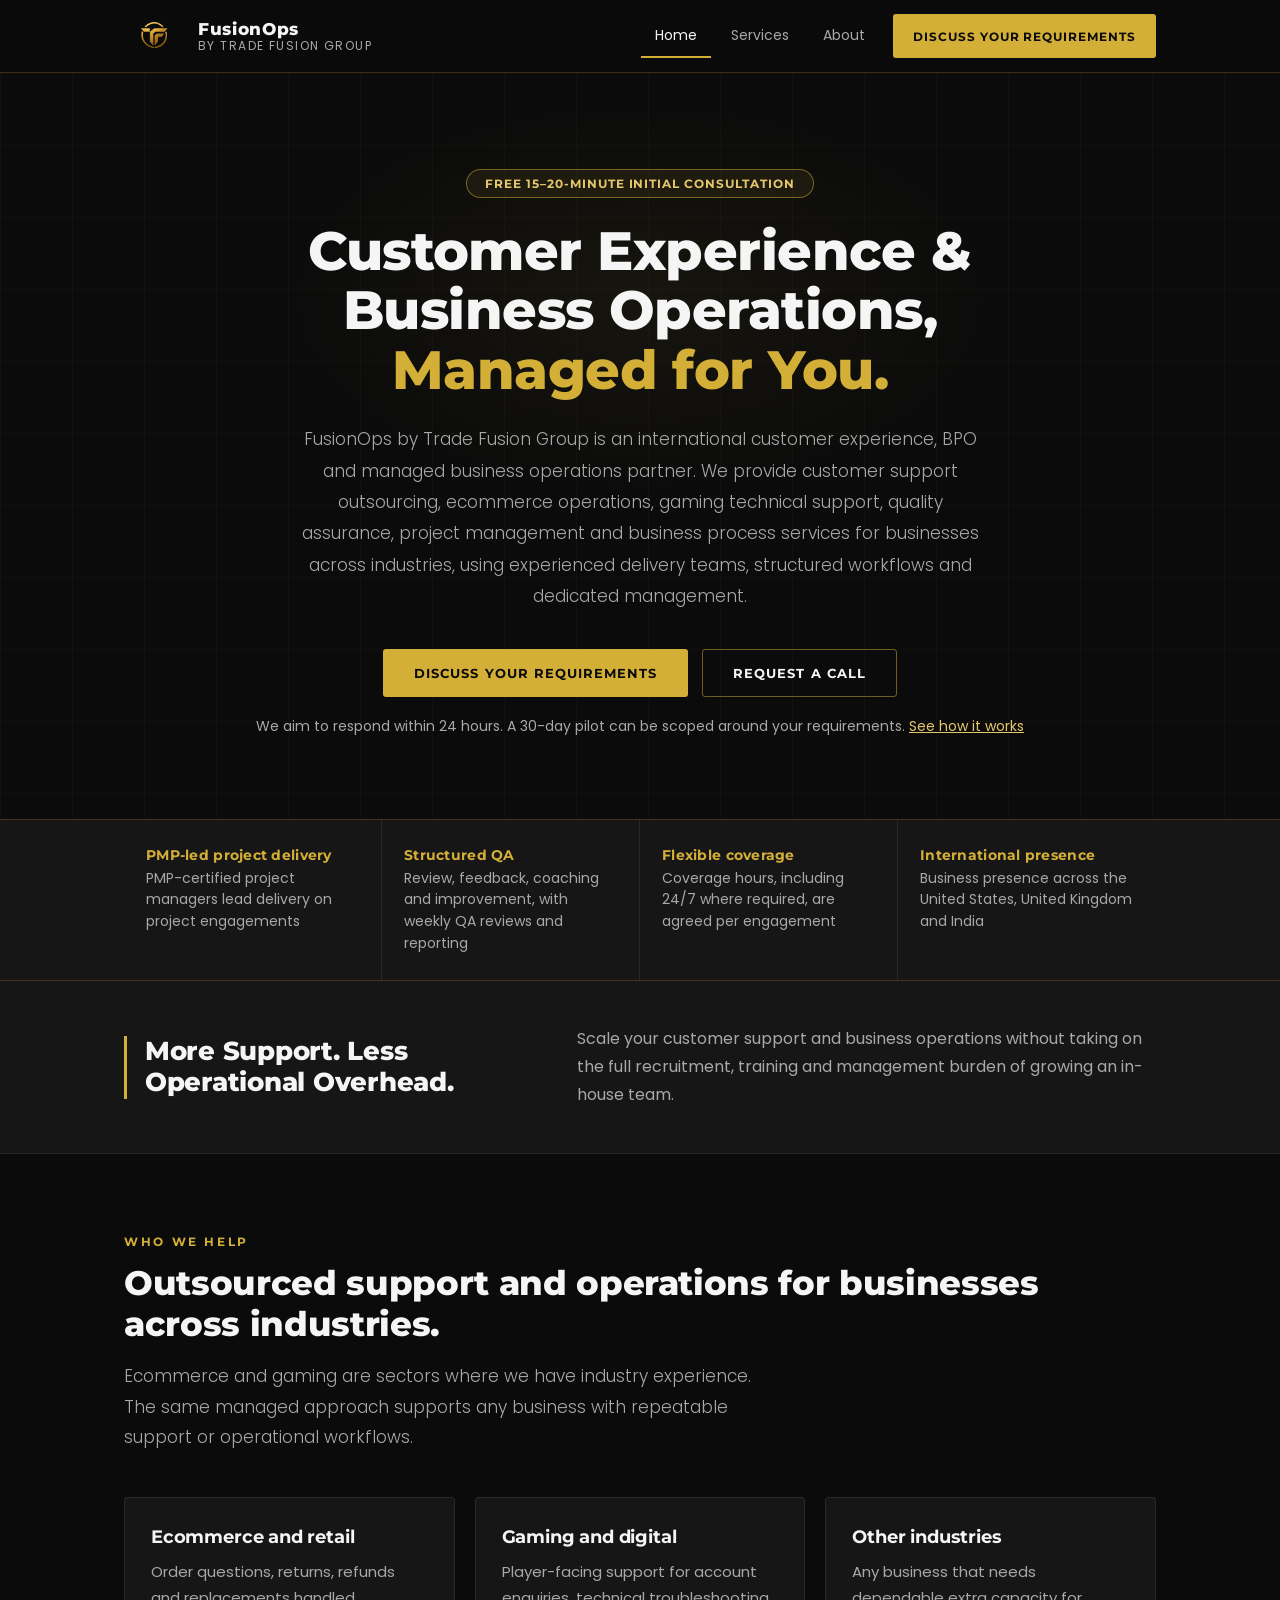
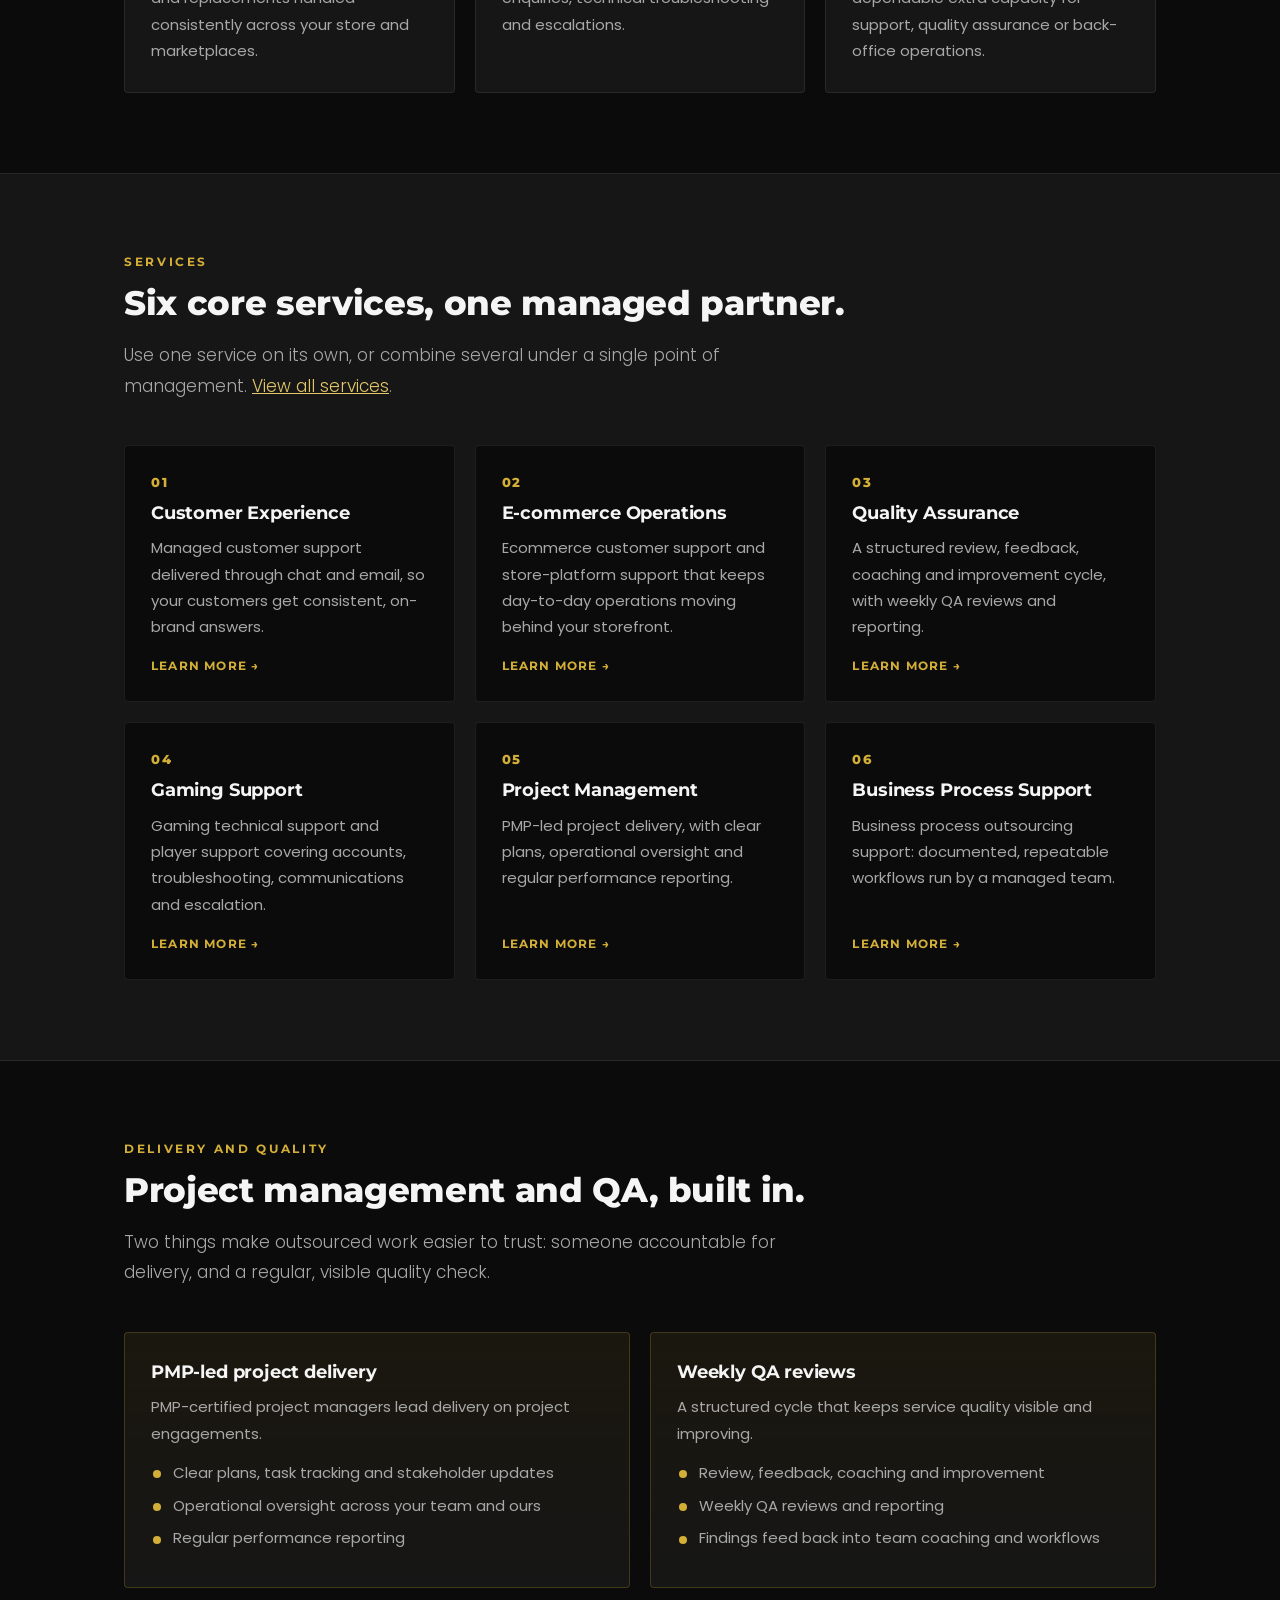
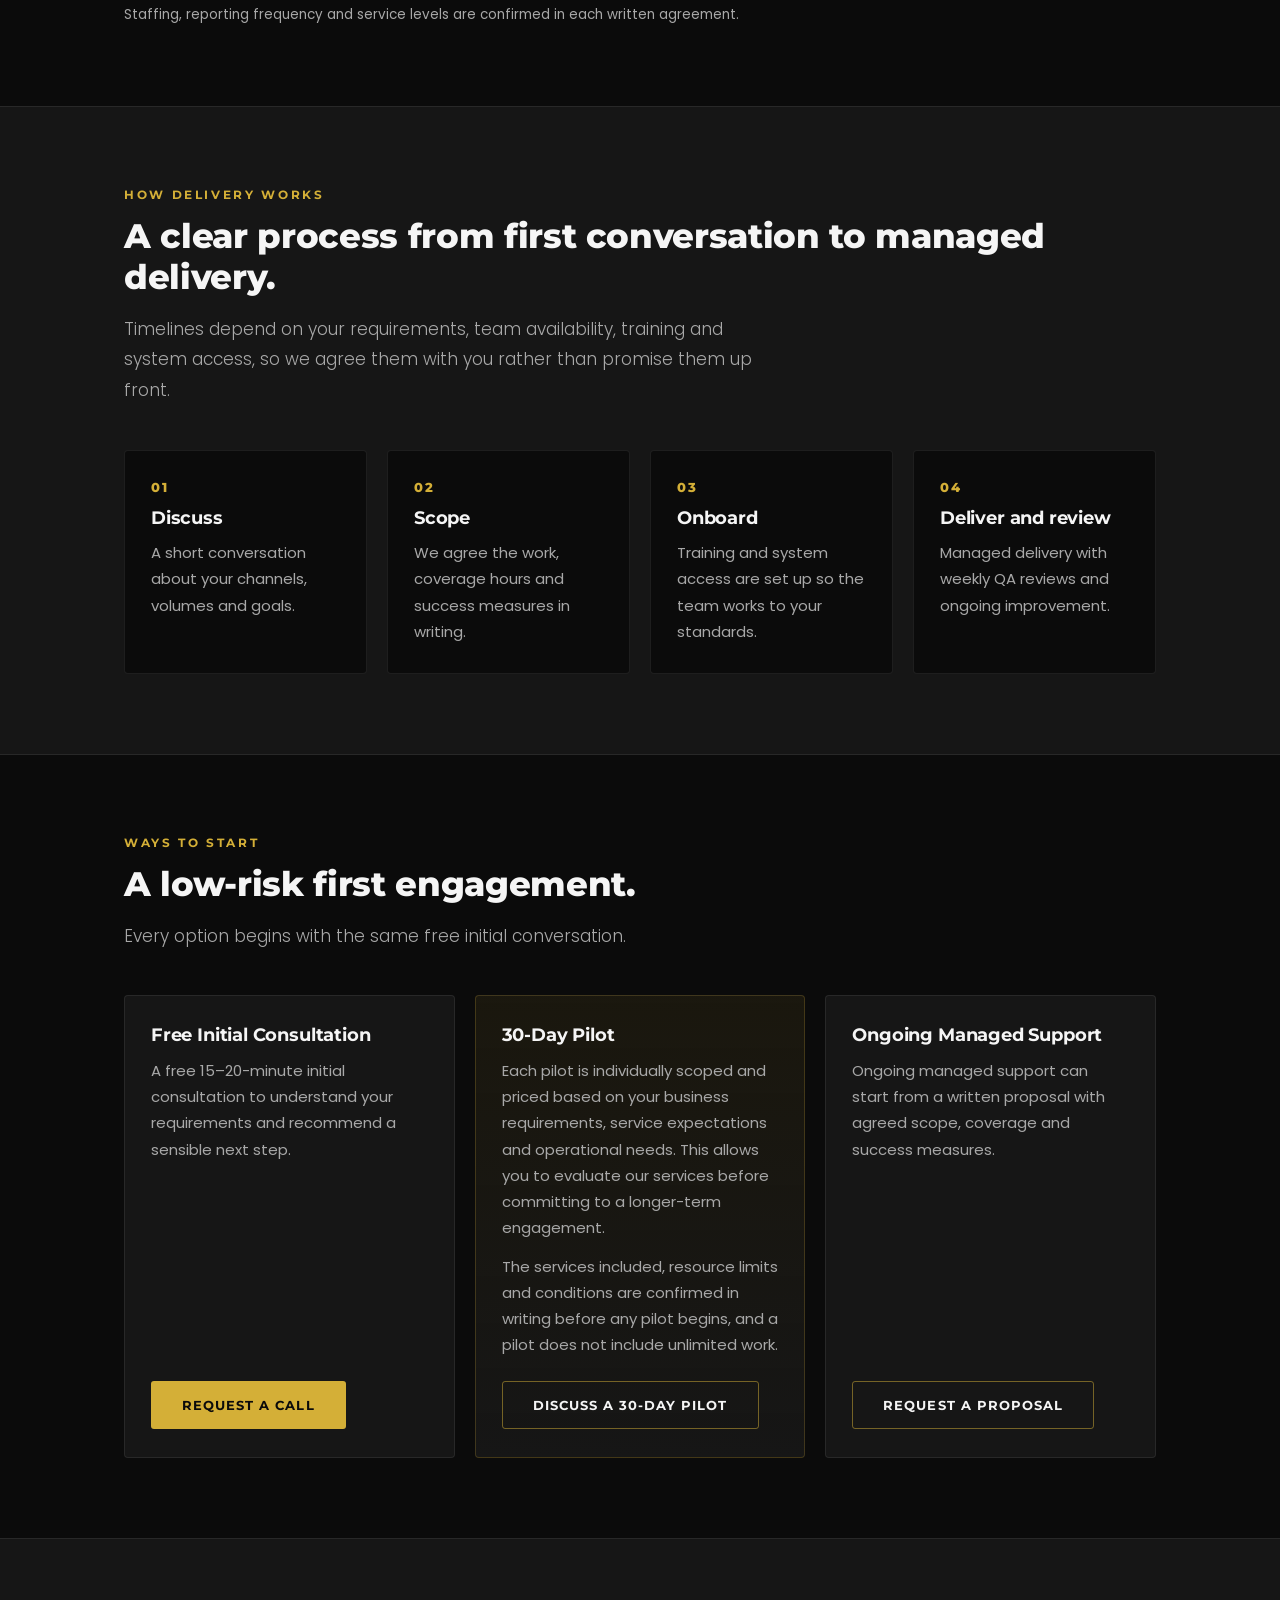
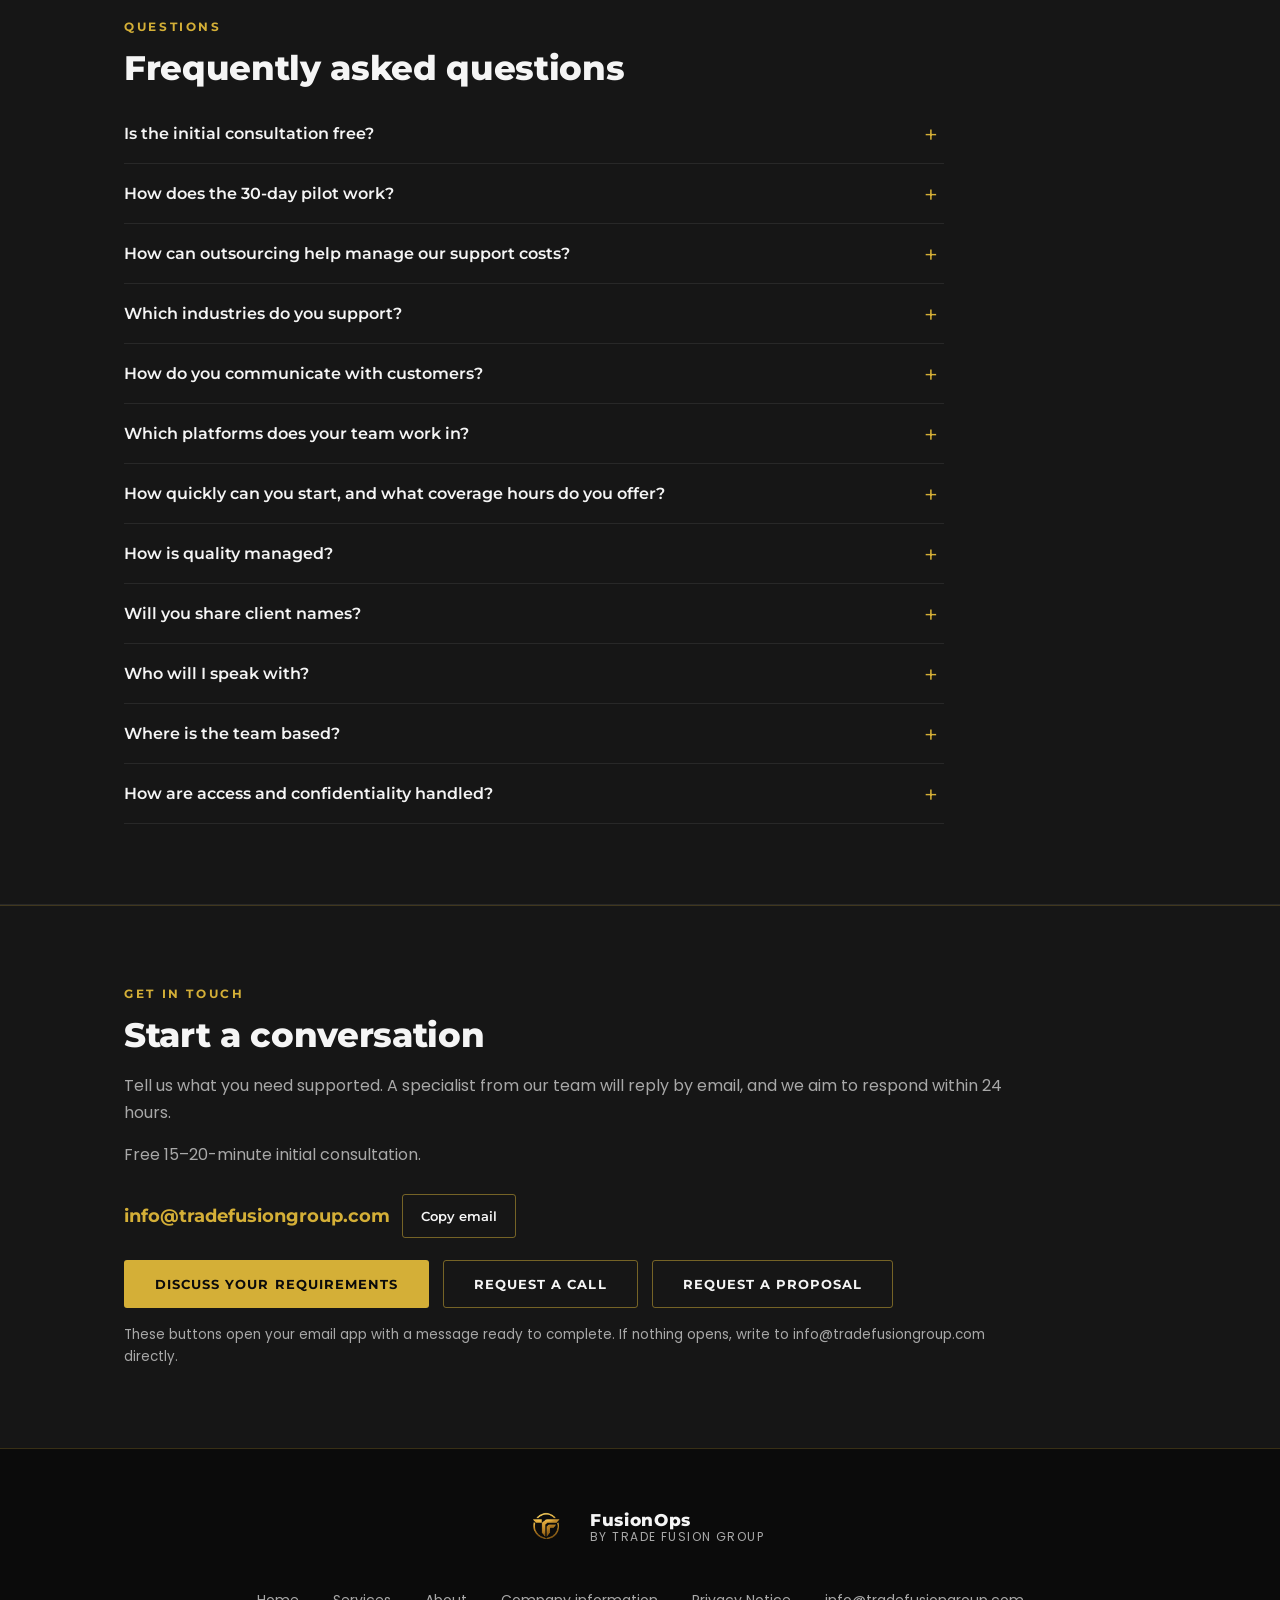
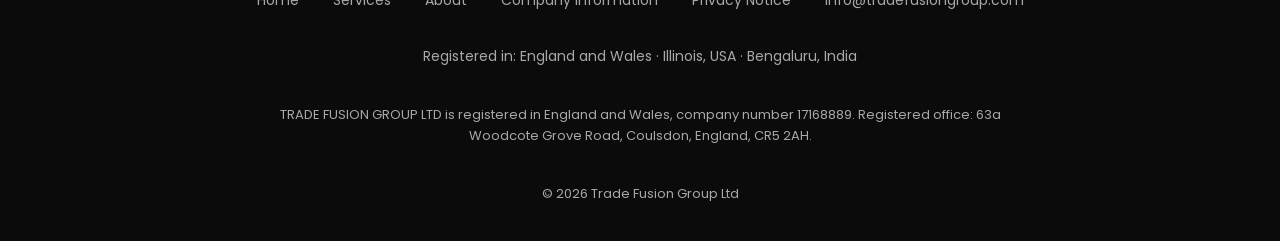
<file: index.html>
<!DOCTYPE html>
<html lang="en">
<head>
<meta charset="UTF-8">
<meta name="viewport" content="width=device-width, initial-scale=1">
<title>Customer Support Outsourcing &amp; Managed Operations | FusionOps</title>
<meta name="description" content="Customer support outsourcing and managed business operations, with PMP-led project delivery and weekly QA reviews. Free initial consultation.">
<meta name="robots" content="index, follow, max-image-preview:large">
<meta name="theme-color" content="#0B0B0B">
<link rel="canonical" href="https://tradefusiongroup.com/">
<meta property="og:site_name" content="FusionOps by Trade Fusion Group">
<meta property="og:type" content="website">
<meta property="og:title" content="Customer Support Outsourcing &amp; Managed Operations | FusionOps">
<meta property="og:description" content="Customer support outsourcing and managed business operations, with PMP-led project delivery and weekly QA reviews. Free initial consultation.">
<meta property="og:url" content="https://tradefusiongroup.com/">
<meta property="og:image" content="https://tradefusiongroup.com/og-image.png">
<meta property="og:image:width" content="1200">
<meta property="og:image:height" content="630">
<meta property="og:image:alt" content="FusionOps by Trade Fusion Group">
<meta name="twitter:card" content="summary_large_image">
<meta name="twitter:title" content="Customer Support Outsourcing &amp; Managed Operations | FusionOps">
<meta name="twitter:description" content="Customer support outsourcing and managed business operations, with PMP-led project delivery and weekly QA reviews. Free initial consultation.">
<meta name="twitter:image" content="https://tradefusiongroup.com/og-image.png">
<link rel="icon" type="image/png" sizes="32x32" href="favicon-32.png">
<link rel="icon" type="image/png" sizes="192x192" href="favicon-192.png">
<link rel="apple-touch-icon" href="apple-touch-icon.png">
<link rel="preload" href="fonts/montserrat-var.woff2" as="font" type="font/woff2" crossorigin>
<link rel="preload" href="fonts/poppins-400.woff2" as="font" type="font/woff2" crossorigin>
<link rel="stylesheet" href="styles.css">
<script type="application/ld+json">{"@context": "https://schema.org", "@graph": [{"@type": "Organization", "@id": "https://tradefusiongroup.com/#organization", "name": "FusionOps by Trade Fusion Group", "alternateName": "FusionOps", "url": "https://tradefusiongroup.com/", "logo": "https://tradefusiongroup.com/GOLDLOGO.png", "email": "info@tradefusiongroup.com", "parentOrganization": {"@type": "Organization", "name": "Trade Fusion Group"}, "contactPoint": {"@type": "ContactPoint", "contactType": "sales", "email": "info@tradefusiongroup.com", "availableLanguage": "English"}}, {"@type": "WebSite", "@id": "https://tradefusiongroup.com/#website", "url": "https://tradefusiongroup.com/", "name": "FusionOps by Trade Fusion Group", "publisher": {"@id": "https://tradefusiongroup.com/#organization"}}, {"@type": "Service", "name": "Customer support outsourcing and managed business operations", "provider": {"@id": "https://tradefusiongroup.com/#organization"}, "serviceType": ["Customer support outsourcing", "Business process outsourcing (BPO)", "Ecommerce customer support", "Gaming technical support", "Quality assurance outsourcing", "Project management", "Managed business operations"], "areaServed": ["United States", "United Kingdom"]}]}</script>
</head>
<body>
<a class="skip" href="#main">Skip to content</a>
<header class="site-header">
<div class="wrap nav">
<a class="brand" href="./">
<img src="GOLDLOGO.png" alt="" width="60" height="60">
<span class="brand-text"><span class="brand-name">FusionOps</span> <span class="brand-by">by Trade Fusion Group</span></span>
</a>
<button class="nav-toggle" type="button" aria-expanded="false" aria-controls="nav-links" aria-label="Menu"><span></span></button>
<nav aria-label="Main"><ul class="nav-links" id="nav-links"><li><a href="" aria-current="page">Home</a></li><li><a href="services/">Services</a></li><li><a href="about/">About</a></li><li><a class="nav-cta" href="mailto:info@tradefusiongroup.com?subject=Discuss%20Your%20Requirements%20%E2%80%94%20FusionOps&body=Hello%20FusionOps%20Team%2C%0A%0AI%20would%20like%20to%20discuss%20our%20requirements.%0A%0AName%3A%0ACompany%3A%0AWhat%20support%20do%20you%20need%3A%0ABest%20way%20or%20time%20to%20reach%20me%3A%0A%0AThank%20you.">Discuss Your Requirements</a></li></ul></nav>
</div>
</header>
<main id="main">
<section class="hero">
<div class="wrap">
<p class="pill">Free 15–20-minute initial consultation</p>
<h1>Customer Experience &amp; Business Operations, <em>Managed for You.</em></h1>
<p class="sub">FusionOps by Trade Fusion Group is an international customer experience, BPO and managed business operations partner. We provide customer support outsourcing, ecommerce operations, gaming technical support, quality assurance, project management and business process services for businesses across industries, using experienced delivery teams, structured workflows and dedicated management.</p>
<div class="btn-row">
<a class="btn btn-gold" href="mailto:info@tradefusiongroup.com?subject=Discuss%20Your%20Requirements%20%E2%80%94%20FusionOps&body=Hello%20FusionOps%20Team%2C%0A%0AI%20would%20like%20to%20discuss%20our%20requirements.%0A%0AName%3A%0ACompany%3A%0AWhat%20support%20do%20you%20need%3A%0ABest%20way%20or%20time%20to%20reach%20me%3A%0A%0AThank%20you.">Discuss Your Requirements</a>
<a class="btn btn-line" href="mailto:info@tradefusiongroup.com?subject=Request%20for%20a%20Discovery%20Call%20%E2%80%94%20FusionOps&body=Hello%20FusionOps%20Team%2C%0A%0AI%20would%20like%20to%20arrange%20a%20call%20to%20discuss%20your%20services.%0A%0AName%3A%0ACompany%3A%0AService%20Required%3A%0APreferred%20Date%20and%20Time%3A%0ATime%20Zone%3A%0A%0AThank%20you.">Request a Call</a>
</div>
<p class="note">We aim to respond within 24 hours. A 30-day pilot can be scoped around your requirements. <a href="#pilot">See how it works</a></p>
</div>
</section>

<section class="strip" aria-label="Highlights">
<div class="wrap"><ul>
<li><strong>PMP-led project delivery</strong><span>PMP-certified project managers lead delivery on project engagements</span></li>
<li><strong>Structured QA</strong><span>Review, feedback, coaching and improvement, with weekly QA reviews and reporting</span></li>
<li><strong>Flexible coverage</strong><span>Coverage hours, including 24/7 where required, are agreed per engagement</span></li>
<li><strong>International presence</strong><span>Business presence across the United States, United Kingdom and India</span></li>
</ul></div>
</section>

<section class="band" aria-labelledby="cost-h">
<div class="wrap band-in">
<h2 id="cost-h">More Support. Less Operational Overhead.</h2>
<p>Scale your customer support and business operations without taking on the full recruitment, training and management burden of growing an in-house team.</p>
</div>
</section>

<section aria-labelledby="who-h">
<div class="wrap">
<span class="eyebrow">Who we help</span>
<h2 id="who-h">Outsourced support and operations for businesses across industries.</h2>
<p class="lead">Ecommerce and gaming are sectors where we have industry experience. The same managed approach supports any business with repeatable support or operational workflows.</p>
<div class="grid g3">
<div class="card"><h3>Ecommerce and retail</h3><p>Order questions, returns, refunds and replacements handled consistently across your store and marketplaces.</p></div>
<div class="card"><h3>Gaming and digital</h3><p>Player-facing support for account enquiries, technical troubleshooting and escalations.</p></div>
<div class="card"><h3>Other industries</h3><p>Any business that needs dependable extra capacity for support, quality assurance or back-office operations.</p></div>
</div>
</div>
</section>

<section class="alt" id="services" aria-labelledby="svc-h">
<div class="wrap">
<span class="eyebrow">Services</span>
<h2 id="svc-h">Six core services, one managed partner.</h2>
<p class="lead">Use one service on its own, or combine several under a single point of management. <a href="services/">View all services</a>.</p>
<div class="grid g3"><a class="card link" href="services/#customer-experience"><span class="num">01</span><h3>Customer Experience</h3><p>Managed customer support delivered through chat and email, so your customers get consistent, on-brand answers.</p><span class="more">Learn more →</span></a><a class="card link" href="services/#ecommerce-operations"><span class="num">02</span><h3>E-commerce Operations</h3><p>Ecommerce customer support and store-platform support that keeps day-to-day operations moving behind your storefront.</p><span class="more">Learn more →</span></a><a class="card link" href="services/#quality-assurance"><span class="num">03</span><h3>Quality Assurance</h3><p>A structured review, feedback, coaching and improvement cycle, with weekly QA reviews and reporting.</p><span class="more">Learn more →</span></a><a class="card link" href="services/#gaming-support"><span class="num">04</span><h3>Gaming Support</h3><p>Gaming technical support and player support covering accounts, troubleshooting, communications and escalation.</p><span class="more">Learn more →</span></a><a class="card link" href="services/#project-management"><span class="num">05</span><h3>Project Management</h3><p>PMP-led project delivery, with clear plans, operational oversight and regular performance reporting.</p><span class="more">Learn more →</span></a><a class="card link" href="services/#business-process-support"><span class="num">06</span><h3>Business Process Support</h3><p>Business process outsourcing support: documented, repeatable workflows run by a managed team.</p><span class="more">Learn more →</span></a></div>
</div>
</section>

<section aria-labelledby="pmqa-h">
<div class="wrap">
<span class="eyebrow">Delivery and quality</span>
<h2 id="pmqa-h">Project management and QA, built in.</h2>
<p class="lead">Two things make outsourced work easier to trust: someone accountable for delivery, and a regular, visible quality check.</p>
<div class="grid g2">
<div class="card feature"><h3>PMP-led project delivery</h3>
<p>PMP-certified project managers lead delivery on project engagements.</p>
<ul class="tick"><li>Clear plans, task tracking and stakeholder updates</li><li>Operational oversight across your team and ours</li><li>Regular performance reporting</li></ul></div>
<div class="card feature"><h3>Weekly QA reviews</h3>
<p>A structured cycle that keeps service quality visible and improving.</p>
<ul class="tick"><li>Review, feedback, coaching and improvement</li><li>Weekly QA reviews and reporting</li><li>Findings feed back into team coaching and workflows</li></ul></div>
</div>
<p class="small">Staffing, reporting frequency and service levels are confirmed in each written agreement.</p>
</div>
</section>

<section class="alt" aria-labelledby="how-h">
<div class="wrap">
<span class="eyebrow">How delivery works</span>
<h2 id="how-h">A clear process from first conversation to managed delivery.</h2>
<p class="lead">Timelines depend on your requirements, team availability, training and system access, so we agree them with you rather than promise them up front.</p>
<div class="grid g4">
<div class="card"><span class="num">01</span><h3>Discuss</h3><p>A short conversation about your channels, volumes and goals.</p></div>
<div class="card"><span class="num">02</span><h3>Scope</h3><p>We agree the work, coverage hours and success measures in writing.</p></div>
<div class="card"><span class="num">03</span><h3>Onboard</h3><p>Training and system access are set up so the team works to your standards.</p></div>
<div class="card"><span class="num">04</span><h3>Deliver and review</h3><p>Managed delivery with weekly QA reviews and ongoing improvement.</p></div>
</div>
</div>
</section>

<section id="pilot" aria-labelledby="pilot-h">
<div class="wrap">
<span class="eyebrow">Ways to start</span>
<h2 id="pilot-h">A low-risk first engagement.</h2>
<p class="lead">Every option begins with the same free initial conversation.</p>
<div class="grid g3">
<div class="card"><h3>Free Initial Consultation</h3>
<p>A free 15–20-minute initial consultation to understand your requirements and recommend a sensible next step.</p>
<div class="btn-row" style="margin-top:auto;padding-top:22px"><a class="btn btn-gold" href="mailto:info@tradefusiongroup.com?subject=Request%20for%20a%20Discovery%20Call%20%E2%80%94%20FusionOps&body=Hello%20FusionOps%20Team%2C%0A%0AI%20would%20like%20to%20arrange%20a%20call%20to%20discuss%20your%20services.%0A%0AName%3A%0ACompany%3A%0AService%20Required%3A%0APreferred%20Date%20and%20Time%3A%0ATime%20Zone%3A%0A%0AThank%20you.">Request a Call</a></div></div>
<div class="card feature"><h3>30-Day Pilot</h3>
<p>Each pilot is individually scoped and priced based on your business requirements, service expectations and operational needs. This allows you to evaluate our services before committing to a longer-term engagement.</p>
<p class="small" style="margin-top:12px">The services included, resource limits and conditions are confirmed in writing before any pilot begins, and a pilot does not include unlimited work.</p>
<div class="btn-row" style="margin-top:auto;padding-top:22px"><a class="btn btn-line" href="mailto:info@tradefusiongroup.com?subject=30-Day%20Pilot%20Enquiry%20%E2%80%94%20FusionOps&body=Hello%20FusionOps%20Team%2C%0A%0AI%20would%20like%20to%20discuss%20a%2030-day%20pilot.%20I%20understand%20that%20eligibility%2C%20services%20included%2C%20resource%20limits%20and%20conditions%20are%20confirmed%20in%20writing%20before%20any%20pilot%20begins.%0A%0AName%3A%0ACompany%3A%0AService%20Required%3A%0ADescription%20of%20the%20workload%20%28channels%2C%20approximate%20volume%29%3A%0ATools%20or%20platforms%20we%20use%3A%0APreferred%20start%20timeframe%3A%0A%0AThank%20you.">Discuss a 30-Day Pilot</a></div></div>
<div class="card"><h3>Ongoing Managed Support</h3>
<p>Ongoing managed support can start from a written proposal with agreed scope, coverage and success measures.</p>
<div class="btn-row" style="margin-top:auto;padding-top:22px"><a class="btn btn-line" href="mailto:info@tradefusiongroup.com?subject=FusionOps%20%E2%80%94%20Business%20Support%20Proposal%20Enquiry&body=Hello%20FusionOps%20Team%2C%0A%0AI%20would%20like%20to%20request%20a%20proposal.%0A%0AName%3A%0ACompany%3A%0AService%20Required%3A%0ABrief%20description%20of%20the%20work%3A%0APreferred%20start%20date%3A%0ATools%20or%20platforms%20we%20use%3A%0A%0AThank%20you.">Request a Proposal</a></div></div>
</div>
</div>
</section>

<section class="alt" aria-labelledby="faq-h">
<div class="wrap">
<span class="eyebrow">Questions</span>
<h2 id="faq-h">Frequently asked questions</h2>
<div class="faq">
<details><summary>Is the initial consultation free?</summary><p>Yes. The 15–20-minute initial consultation is free.</p></details>
<details><summary>How does the 30-day pilot work?</summary><p>Each pilot is individually scoped and priced based on your business requirements, service expectations and operational needs. This allows you to evaluate our services before committing to a longer-term engagement.</p></details>
<details><summary>How can outsourcing help manage our support costs?</summary><p>FusionOps can help reduce the need for additional in-house recruitment, training and day-to-day supervision, and can scale capacity with your workload instead of adding fixed staffing overheads. We tailor the delivery model to your workload, coverage requirements and budget. We do not quote savings percentages, because the right model depends on your situation.</p></details>
<details><summary>Which industries do you support?</summary><p>Our services support businesses across many industries. Ecommerce and gaming are sectors where we have industry experience, and we scope each engagement around your own workflows.</p></details>
<details><summary>How do you communicate with customers?</summary><p>Our support is delivered through chat and email. We do not provide voice support.</p></details>
<details><summary>Which platforms does your team work in?</summary><p>Our team has demonstrated experience with Gorgias, Zendesk, Freshdesk, Shopify, Amazon, Flipkart and Discord for support and ecommerce, and Asana, Microsoft Teams, Trello and Microsoft Project for project work. After onboarding, we also support client-hosted or in-house systems and other platforms. See the <a href="services/#platforms">full platform list</a>.</p></details>
<details><summary>How quickly can you start, and what coverage hours do you offer?</summary><p>Onboarding timelines are agreed based on your requirements, team availability, training and system access. Coverage hours, including 24/7 where required, are agreed per engagement.</p></details>
<details><summary>How is quality managed?</summary><p>Our <a href="services/#quality-assurance">QA process</a> follows a cycle of review, feedback, coaching and improvement, with weekly QA reviews and reporting. Staffing, reporting frequency and service levels are confirmed in each written agreement.</p></details>
<details><summary>Will you share client names?</summary><p>Our clients' identities are confidential, so we do not publish client names, logos or results. We are happy to discuss our experience in general terms on a call.</p></details>
<details><summary>Who will I speak with?</summary><p>A specialist from our team will reply to your email. On project engagements, delivery is led by PMP-certified project managers.</p></details>
<details><summary>Where is the team based?</summary><p>Our specialists work remotely from several countries, including India. We coordinate working hours to suit your United States or United Kingdom business day.</p></details>
<details><summary>How are access and confidentiality handled?</summary><p>Access arrangements and confidentiality terms are agreed in writing before work starts, and the team works within the systems and permissions you grant.</p></details>
</div>
</div>
</section>
<section class="contact" id="contact" aria-labelledby="contact-h">
<div class="wrap"><div class="box">
<span class="eyebrow">Get in touch</span>
<h2 id="contact-h">Start a conversation</h2>
<p class="muted">Tell us what you need supported. A specialist from our team will reply by email, and we aim to respond within 24 hours.</p>
<p class="muted">Free 15–20-minute initial consultation.</p>
<div class="mail-line">
<a class="mail-addr" href="mailto:info@tradefusiongroup.com">info@tradefusiongroup.com</a>
<button class="copy" type="button" data-copy="info@tradefusiongroup.com">Copy email</button>
<span class="muted small" role="status" aria-live="polite" id="copy-status" style="margin:0"></span>
</div>
<div class="btn-row">
<a class="btn btn-gold" href="mailto:info@tradefusiongroup.com?subject=Discuss%20Your%20Requirements%20%E2%80%94%20FusionOps&body=Hello%20FusionOps%20Team%2C%0A%0AI%20would%20like%20to%20discuss%20our%20requirements.%0A%0AName%3A%0ACompany%3A%0AWhat%20support%20do%20you%20need%3A%0ABest%20way%20or%20time%20to%20reach%20me%3A%0A%0AThank%20you.">Discuss Your Requirements</a>
<a class="btn btn-line" href="mailto:info@tradefusiongroup.com?subject=Request%20for%20a%20Discovery%20Call%20%E2%80%94%20FusionOps&body=Hello%20FusionOps%20Team%2C%0A%0AI%20would%20like%20to%20arrange%20a%20call%20to%20discuss%20your%20services.%0A%0AName%3A%0ACompany%3A%0AService%20Required%3A%0APreferred%20Date%20and%20Time%3A%0ATime%20Zone%3A%0A%0AThank%20you.">Request a Call</a>
<a class="btn btn-line" href="mailto:info@tradefusiongroup.com?subject=FusionOps%20%E2%80%94%20Business%20Support%20Proposal%20Enquiry&body=Hello%20FusionOps%20Team%2C%0A%0AI%20would%20like%20to%20request%20a%20proposal.%0A%0AName%3A%0ACompany%3A%0AService%20Required%3A%0ABrief%20description%20of%20the%20work%3A%0APreferred%20start%20date%3A%0ATools%20or%20platforms%20we%20use%3A%0A%0AThank%20you.">Request a Proposal</a>
</div>
<p class="small">These buttons open your email app with a message ready to complete. If nothing opens, write to info@tradefusiongroup.com directly.</p>
</div></div>
</section>
</main>
<footer>
<div class="wrap foot">
<a class="brand" href="./">
<img src="GOLDLOGO.png" alt="" width="60" height="60" loading="lazy">
<span class="brand-text"><span class="brand-name">FusionOps</span> <span class="brand-by">by Trade Fusion Group</span></span>
</a>
<nav aria-label="Footer"><ul>
<li><a href="">Home</a></li><li><a href="services/">Services</a></li><li><a href="about/">About</a></li><li><a href="company-information/">Company information</a></li><li><a href="privacy/">Privacy Notice</a></li><li><a href="mailto:info@tradefusiongroup.com">info@tradefusiongroup.com</a></li>
</ul></nav>
<p class="reg">Registered in: England and Wales · Illinois, USA · Bengaluru, India</p><p class="reg2">TRADE FUSION GROUP LTD is registered in England and Wales, company number 17168889. Registered office: 63a Woodcote Grove Road, Coulsdon, England, CR5 2AH.</p>
<p class="copy-line">© 2026 Trade Fusion Group Ltd</p>
</div>
</footer>
<script>
(function(){
document.documentElement.classList.add('js');
var b=document.querySelector('.nav-toggle'),l=document.getElementById('nav-links');
if(b&&l){b.addEventListener('click',function(){var o=l.classList.toggle('open');b.setAttribute('aria-expanded',o?'true':'false')});
l.addEventListener('click',function(ev){if(ev.target.tagName==='A'){l.classList.remove('open');b.setAttribute('aria-expanded','false')}});
document.addEventListener('keydown',function(ev){if(ev.key==='Escape'&&l.classList.contains('open')){l.classList.remove('open');b.setAttribute('aria-expanded','false');b.focus()}});}
var c=document.querySelector('.copy'),s=document.getElementById('copy-status');
if(c){c.addEventListener('click',function(){var t=c.getAttribute('data-copy');
function done(ok){if(s){s.textContent=ok?'Email address copied':'Copy not available — please select the address';setTimeout(function(){s.textContent=''},3000)}}
if(navigator.clipboard&&navigator.clipboard.writeText){navigator.clipboard.writeText(t).then(function(){done(true)},function(){done(false)})}
else{try{var i=document.createElement('input');i.value=t;document.body.appendChild(i);i.select();var ok=document.execCommand('copy');document.body.removeChild(i);done(ok)}catch(x){done(false)}}});}
})();
</script>
</body>
</html>
</file>
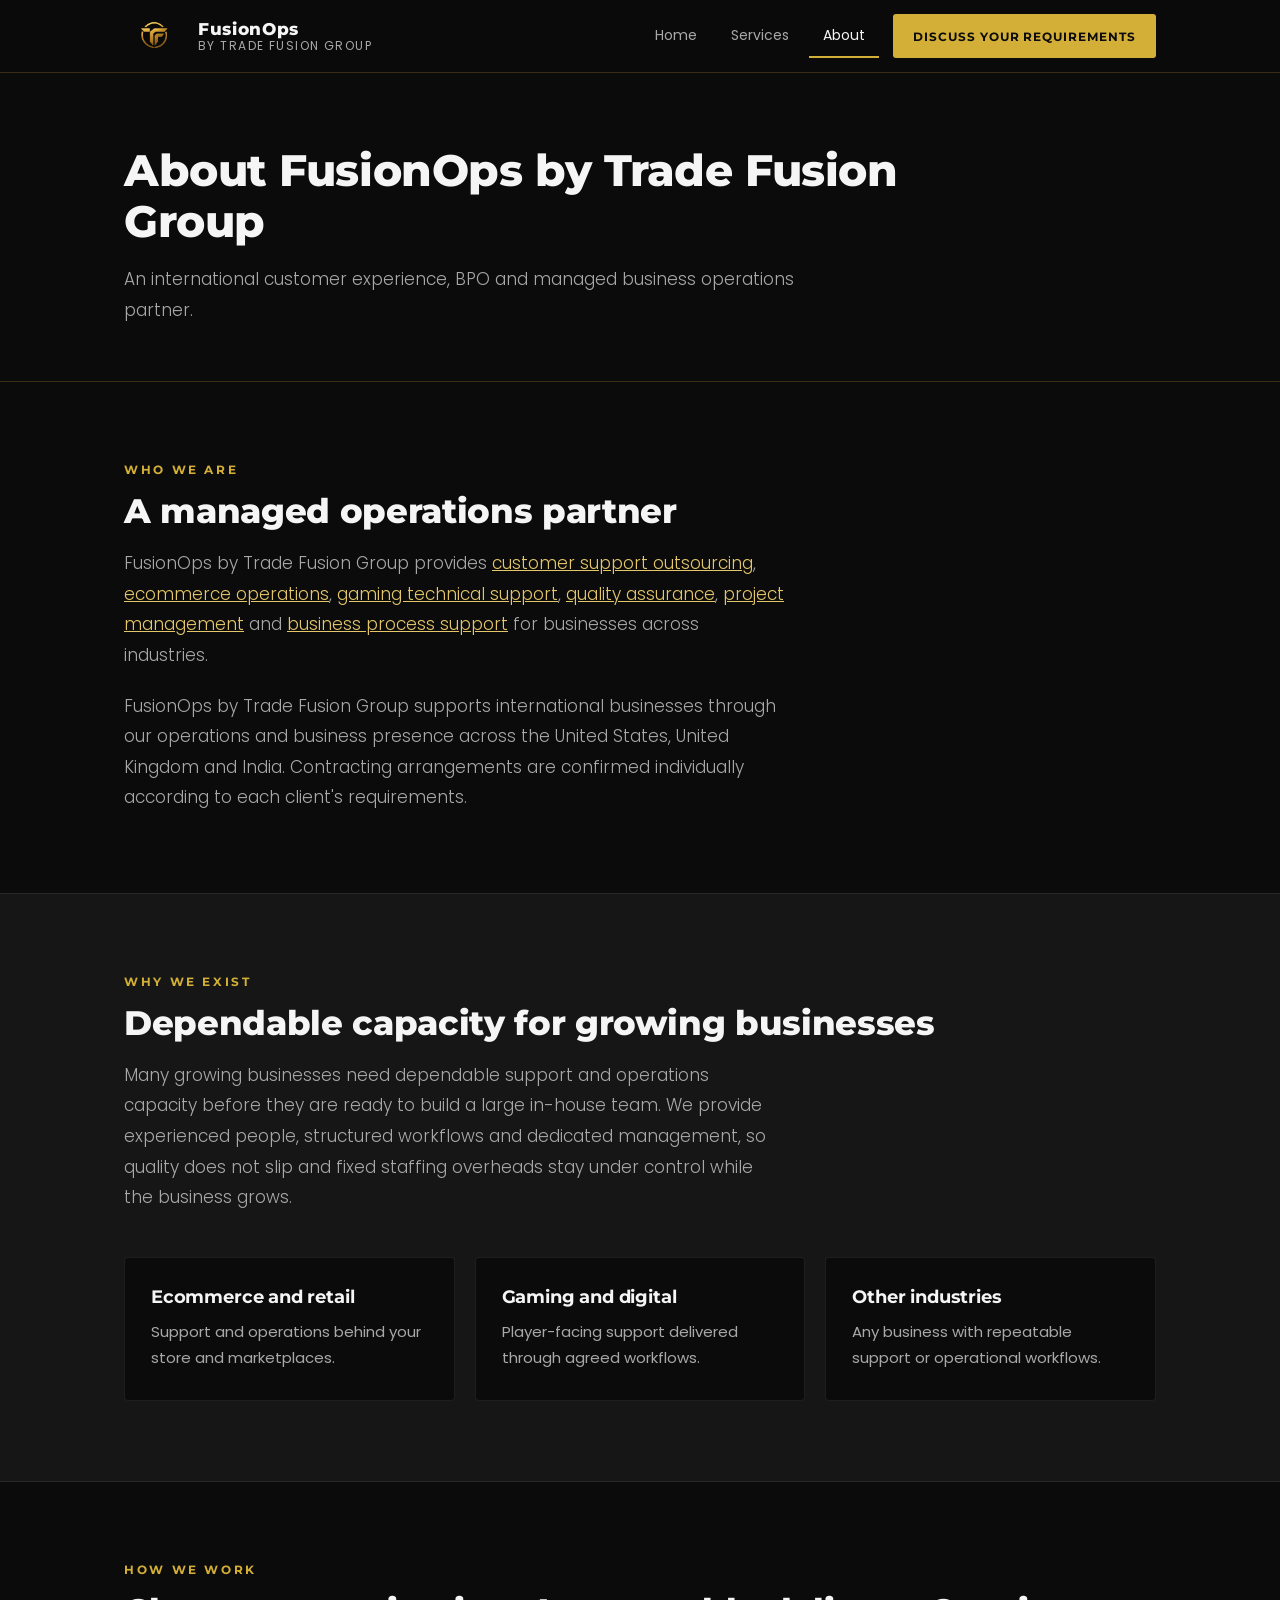
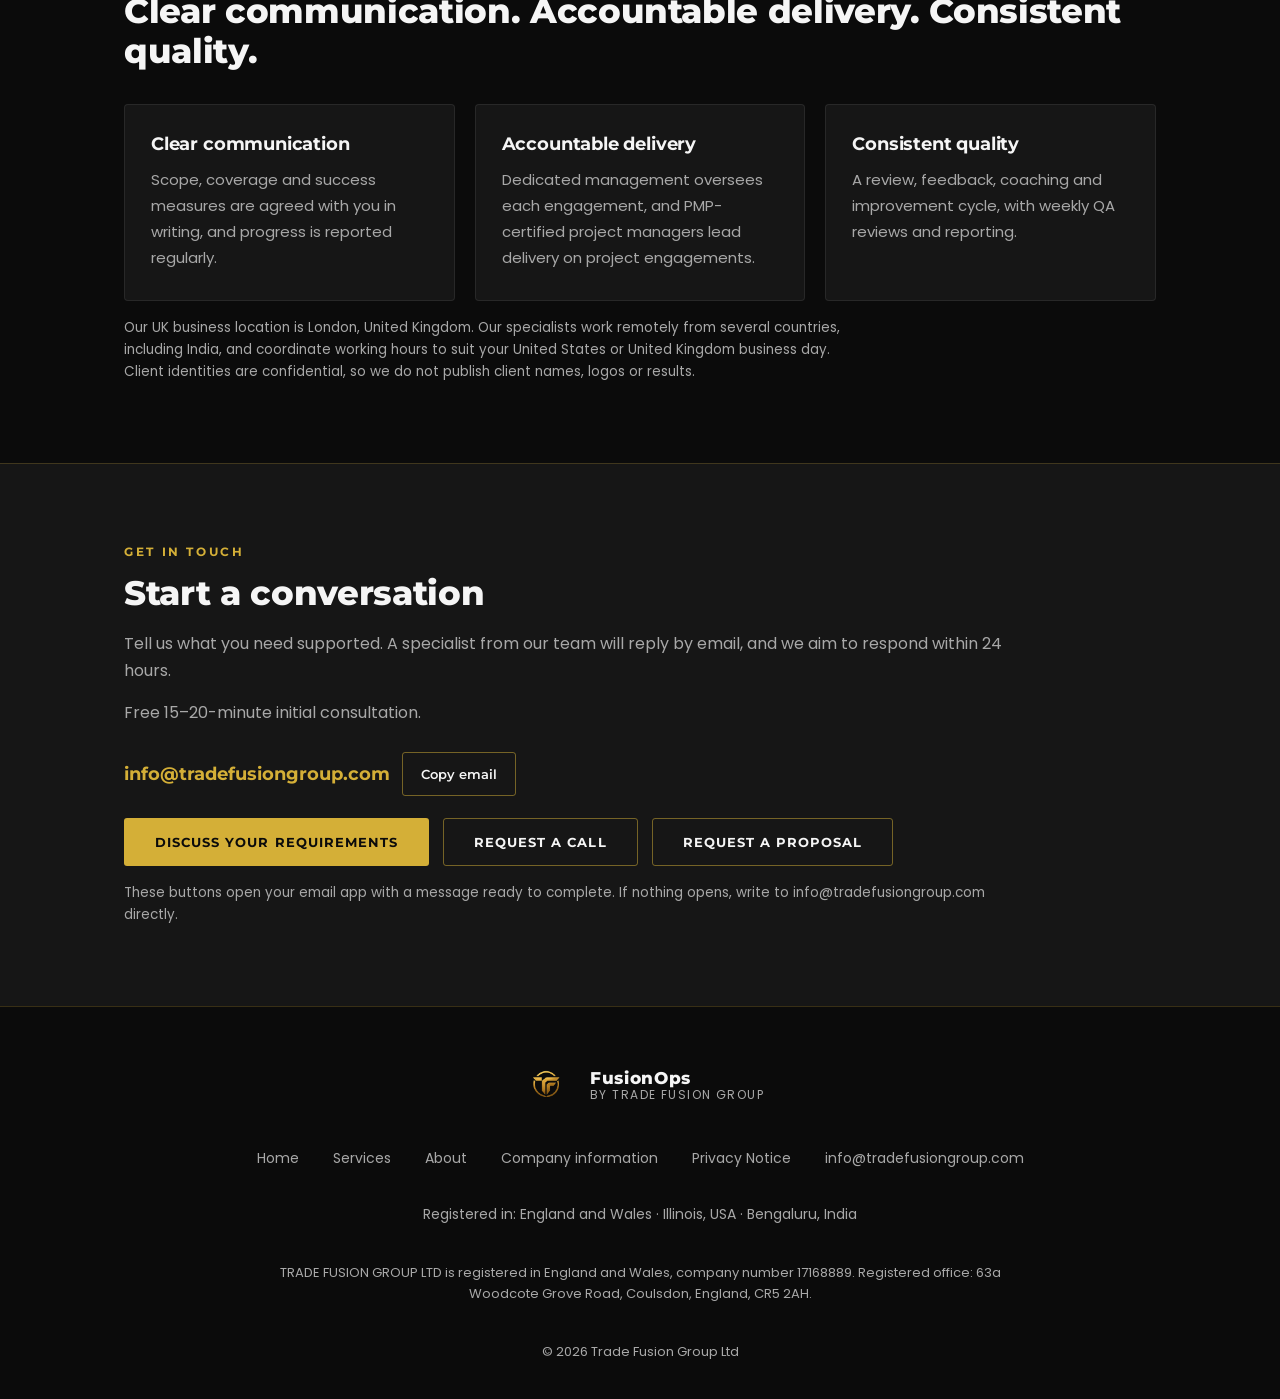
<file: about/index.html>
<!DOCTYPE html>
<html lang="en">
<head>
<meta charset="UTF-8">
<meta name="viewport" content="width=device-width, initial-scale=1">
<title>About FusionOps | International Customer Support &amp; Operations</title>
<meta name="description" content="FusionOps by Trade Fusion Group is an international customer experience, BPO and managed operations partner with business presence in the US, UK and India.">
<meta name="robots" content="index, follow, max-image-preview:large">
<meta name="theme-color" content="#0B0B0B">
<link rel="canonical" href="https://tradefusiongroup.com/about/">
<meta property="og:site_name" content="FusionOps by Trade Fusion Group">
<meta property="og:type" content="website">
<meta property="og:title" content="About FusionOps | International Customer Support &amp; Operations">
<meta property="og:description" content="FusionOps by Trade Fusion Group is an international customer experience, BPO and managed operations partner with business presence in the US, UK and India.">
<meta property="og:url" content="https://tradefusiongroup.com/about/">
<meta property="og:image" content="https://tradefusiongroup.com/og-image.png">
<meta property="og:image:width" content="1200">
<meta property="og:image:height" content="630">
<meta property="og:image:alt" content="FusionOps by Trade Fusion Group">
<meta name="twitter:card" content="summary_large_image">
<meta name="twitter:title" content="About FusionOps | International Customer Support &amp; Operations">
<meta name="twitter:description" content="FusionOps by Trade Fusion Group is an international customer experience, BPO and managed operations partner with business presence in the US, UK and India.">
<meta name="twitter:image" content="https://tradefusiongroup.com/og-image.png">
<link rel="icon" type="image/png" sizes="32x32" href="../favicon-32.png">
<link rel="icon" type="image/png" sizes="192x192" href="../favicon-192.png">
<link rel="apple-touch-icon" href="../apple-touch-icon.png">
<link rel="preload" href="../fonts/montserrat-var.woff2" as="font" type="font/woff2" crossorigin>
<link rel="preload" href="../fonts/poppins-400.woff2" as="font" type="font/woff2" crossorigin>
<link rel="stylesheet" href="../styles.css">
<script type="application/ld+json">{"@context": "https://schema.org", "@graph": [{"@type": "Organization", "@id": "https://tradefusiongroup.com/#organization", "name": "FusionOps by Trade Fusion Group", "alternateName": "FusionOps", "url": "https://tradefusiongroup.com/", "logo": "https://tradefusiongroup.com/GOLDLOGO.png", "email": "info@tradefusiongroup.com", "parentOrganization": {"@type": "Organization", "name": "Trade Fusion Group"}, "contactPoint": {"@type": "ContactPoint", "contactType": "sales", "email": "info@tradefusiongroup.com", "availableLanguage": "English"}}, {"@type": "BreadcrumbList", "itemListElement": [{"@type": "ListItem", "position": 1, "name": "Home", "item": "https://tradefusiongroup.com/"}, {"@type": "ListItem", "position": 2, "name": "About", "item": "https://tradefusiongroup.com/about/"}]}]}</script>
</head>
<body>
<a class="skip" href="#main">Skip to content</a>
<header class="site-header">
<div class="wrap nav">
<a class="brand" href="../">
<img src="../GOLDLOGO.png" alt="" width="60" height="60">
<span class="brand-text"><span class="brand-name">FusionOps</span> <span class="brand-by">by Trade Fusion Group</span></span>
</a>
<button class="nav-toggle" type="button" aria-expanded="false" aria-controls="nav-links" aria-label="Menu"><span></span></button>
<nav aria-label="Main"><ul class="nav-links" id="nav-links"><li><a href="../">Home</a></li><li><a href="../services/">Services</a></li><li><a href="../about/" aria-current="page">About</a></li><li><a class="nav-cta" href="mailto:info@tradefusiongroup.com?subject=Discuss%20Your%20Requirements%20%E2%80%94%20FusionOps&body=Hello%20FusionOps%20Team%2C%0A%0AI%20would%20like%20to%20discuss%20our%20requirements.%0A%0AName%3A%0ACompany%3A%0AWhat%20support%20do%20you%20need%3A%0ABest%20way%20or%20time%20to%20reach%20me%3A%0A%0AThank%20you.">Discuss Your Requirements</a></li></ul></nav>
</div>
</header>
<main id="main">
<section class="page-hero"><div class="wrap"><h1>About FusionOps by Trade Fusion Group</h1>
<p>An international customer experience, BPO and managed business operations partner.</p></div></section>

<section aria-labelledby="intro-h"><div class="wrap">
<span class="eyebrow">Who we are</span><h2 id="intro-h">A managed operations partner</h2>
<p class="lead" style="margin-bottom:20px">FusionOps by Trade Fusion Group provides <a href="../services/#customer-experience">customer support outsourcing</a>, <a href="../services/#ecommerce-operations">ecommerce operations</a>, <a href="../services/#gaming-support">gaming technical support</a>, <a href="../services/#quality-assurance">quality assurance</a>, <a href="../services/#project-management">project management</a> and <a href="../services/#business-process-support">business process support</a> for businesses across industries.</p>
<p class="lead" style="margin-bottom:0">FusionOps by Trade Fusion Group supports international businesses through our operations and business presence across the United States, United Kingdom and India. Contracting arrangements are confirmed individually according to each client's requirements.</p>
</div></section>

<section class="alt" aria-labelledby="why-h"><div class="wrap">
<span class="eyebrow">Why we exist</span><h2 id="why-h">Dependable capacity for growing businesses</h2>
<p class="lead">Many growing businesses need dependable support and operations capacity before they are ready to build a large in-house team. We provide experienced people, structured workflows and dedicated management, so quality does not slip and fixed staffing overheads stay under control while the business grows.</p>
<div class="grid g3">
<div class="card"><h3>Ecommerce and retail</h3><p>Support and operations behind your store and marketplaces.</p></div>
<div class="card"><h3>Gaming and digital</h3><p>Player-facing support delivered through agreed workflows.</p></div>
<div class="card"><h3>Other industries</h3><p>Any business with repeatable support or operational workflows.</p></div>
</div></div></section>

<section aria-labelledby="how-h"><div class="wrap">
<span class="eyebrow">How we work</span><h2 id="how-h">Clear communication. Accountable delivery. Consistent quality.</h2>
<div class="grid g3" style="margin-top:32px">
<div class="card"><h3>Clear communication</h3><p>Scope, coverage and success measures are agreed with you in writing, and progress is reported regularly.</p></div>
<div class="card"><h3>Accountable delivery</h3><p>Dedicated management oversees each engagement, and PMP-certified project managers lead delivery on project engagements.</p></div>
<div class="card"><h3>Consistent quality</h3><p>A review, feedback, coaching and improvement cycle, with weekly QA reviews and reporting.</p></div>
</div>
<p class="small" style="max-width:720px">Our UK business location is London, United Kingdom. Our specialists work remotely from several countries, including India, and coordinate working hours to suit your United States or United Kingdom business day. Client identities are confidential, so we do not publish client names, logos or results.</p>
</div></section>
<section class="contact" id="contact" aria-labelledby="contact-h">
<div class="wrap"><div class="box">
<span class="eyebrow">Get in touch</span>
<h2 id="contact-h">Start a conversation</h2>
<p class="muted">Tell us what you need supported. A specialist from our team will reply by email, and we aim to respond within 24 hours.</p>
<p class="muted">Free 15–20-minute initial consultation.</p>
<div class="mail-line">
<a class="mail-addr" href="mailto:info@tradefusiongroup.com">info@tradefusiongroup.com</a>
<button class="copy" type="button" data-copy="info@tradefusiongroup.com">Copy email</button>
<span class="muted small" role="status" aria-live="polite" id="copy-status" style="margin:0"></span>
</div>
<div class="btn-row">
<a class="btn btn-gold" href="mailto:info@tradefusiongroup.com?subject=Discuss%20Your%20Requirements%20%E2%80%94%20FusionOps&body=Hello%20FusionOps%20Team%2C%0A%0AI%20would%20like%20to%20discuss%20our%20requirements.%0A%0AName%3A%0ACompany%3A%0AWhat%20support%20do%20you%20need%3A%0ABest%20way%20or%20time%20to%20reach%20me%3A%0A%0AThank%20you.">Discuss Your Requirements</a>
<a class="btn btn-line" href="mailto:info@tradefusiongroup.com?subject=Request%20for%20a%20Discovery%20Call%20%E2%80%94%20FusionOps&body=Hello%20FusionOps%20Team%2C%0A%0AI%20would%20like%20to%20arrange%20a%20call%20to%20discuss%20your%20services.%0A%0AName%3A%0ACompany%3A%0AService%20Required%3A%0APreferred%20Date%20and%20Time%3A%0ATime%20Zone%3A%0A%0AThank%20you.">Request a Call</a>
<a class="btn btn-line" href="mailto:info@tradefusiongroup.com?subject=FusionOps%20%E2%80%94%20Business%20Support%20Proposal%20Enquiry&body=Hello%20FusionOps%20Team%2C%0A%0AI%20would%20like%20to%20request%20a%20proposal.%0A%0AName%3A%0ACompany%3A%0AService%20Required%3A%0ABrief%20description%20of%20the%20work%3A%0APreferred%20start%20date%3A%0ATools%20or%20platforms%20we%20use%3A%0A%0AThank%20you.">Request a Proposal</a>
</div>
<p class="small">These buttons open your email app with a message ready to complete. If nothing opens, write to info@tradefusiongroup.com directly.</p>
</div></div>
</section>
</main>
<footer>
<div class="wrap foot">
<a class="brand" href="../">
<img src="../GOLDLOGO.png" alt="" width="60" height="60" loading="lazy">
<span class="brand-text"><span class="brand-name">FusionOps</span> <span class="brand-by">by Trade Fusion Group</span></span>
</a>
<nav aria-label="Footer"><ul>
<li><a href="../">Home</a></li><li><a href="../services/">Services</a></li><li><a href="../about/">About</a></li><li><a href="../company-information/">Company information</a></li><li><a href="../privacy/">Privacy Notice</a></li><li><a href="mailto:info@tradefusiongroup.com">info@tradefusiongroup.com</a></li>
</ul></nav>
<p class="reg">Registered in: England and Wales · Illinois, USA · Bengaluru, India</p><p class="reg2">TRADE FUSION GROUP LTD is registered in England and Wales, company number 17168889. Registered office: 63a Woodcote Grove Road, Coulsdon, England, CR5 2AH.</p>
<p class="copy-line">© 2026 Trade Fusion Group Ltd</p>
</div>
</footer>
<script>
(function(){
document.documentElement.classList.add('js');
var b=document.querySelector('.nav-toggle'),l=document.getElementById('nav-links');
if(b&&l){b.addEventListener('click',function(){var o=l.classList.toggle('open');b.setAttribute('aria-expanded',o?'true':'false')});
l.addEventListener('click',function(ev){if(ev.target.tagName==='A'){l.classList.remove('open');b.setAttribute('aria-expanded','false')}});
document.addEventListener('keydown',function(ev){if(ev.key==='Escape'&&l.classList.contains('open')){l.classList.remove('open');b.setAttribute('aria-expanded','false');b.focus()}});}
var c=document.querySelector('.copy'),s=document.getElementById('copy-status');
if(c){c.addEventListener('click',function(){var t=c.getAttribute('data-copy');
function done(ok){if(s){s.textContent=ok?'Email address copied':'Copy not available — please select the address';setTimeout(function(){s.textContent=''},3000)}}
if(navigator.clipboard&&navigator.clipboard.writeText){navigator.clipboard.writeText(t).then(function(){done(true)},function(){done(false)})}
else{try{var i=document.createElement('input');i.value=t;document.body.appendChild(i);i.select();var ok=document.execCommand('copy');document.body.removeChild(i);done(ok)}catch(x){done(false)}}});}
})();
</script>
</body>
</html>
</file>
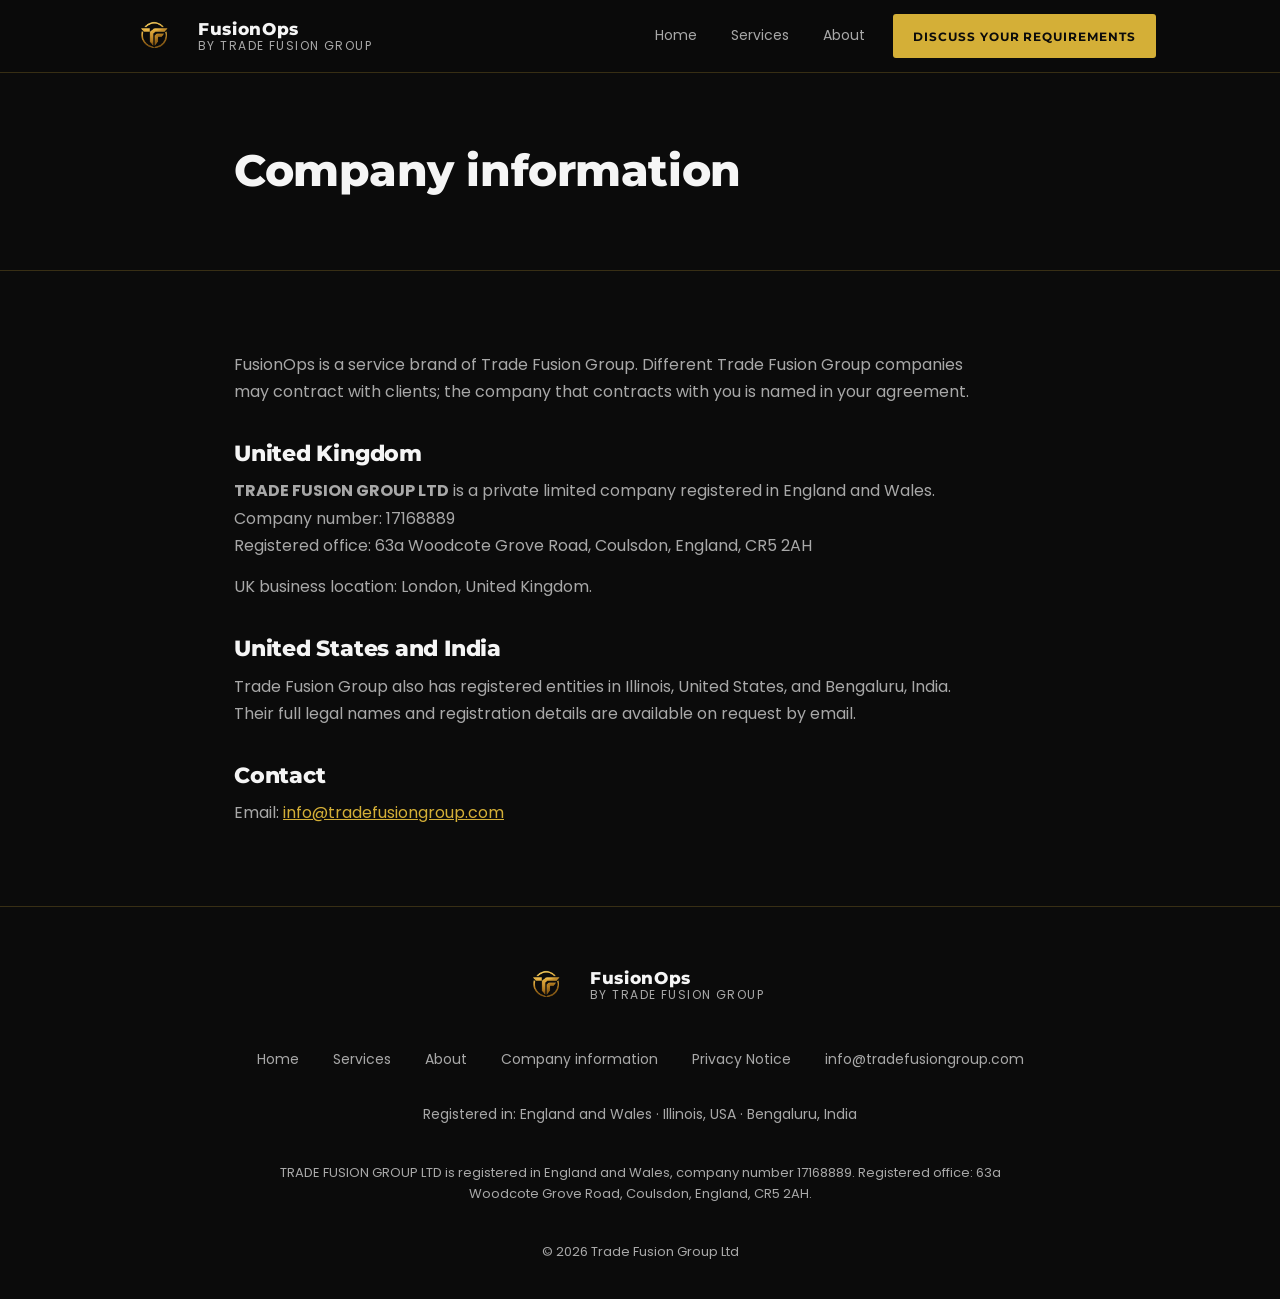
<file: company-information/index.html>
<!DOCTYPE html>
<html lang="en">
<head>
<meta charset="UTF-8">
<meta name="viewport" content="width=device-width, initial-scale=1">
<title>Company Information | FusionOps by Trade Fusion Group</title>
<meta name="description" content="Company information for TRADE FUSION GROUP LTD and the FusionOps service brand.">
<meta name="robots" content="index, follow, max-image-preview:large">
<meta name="theme-color" content="#0B0B0B">
<link rel="canonical" href="https://tradefusiongroup.com/company-information/">
<meta property="og:site_name" content="FusionOps by Trade Fusion Group">
<meta property="og:type" content="website">
<meta property="og:title" content="Company Information | FusionOps by Trade Fusion Group">
<meta property="og:description" content="Company information for TRADE FUSION GROUP LTD and the FusionOps service brand.">
<meta property="og:url" content="https://tradefusiongroup.com/company-information/">
<meta property="og:image" content="https://tradefusiongroup.com/og-image.png">
<meta property="og:image:width" content="1200">
<meta property="og:image:height" content="630">
<meta property="og:image:alt" content="FusionOps by Trade Fusion Group">
<meta name="twitter:card" content="summary_large_image">
<meta name="twitter:title" content="Company Information | FusionOps by Trade Fusion Group">
<meta name="twitter:description" content="Company information for TRADE FUSION GROUP LTD and the FusionOps service brand.">
<meta name="twitter:image" content="https://tradefusiongroup.com/og-image.png">
<link rel="icon" type="image/png" sizes="32x32" href="../favicon-32.png">
<link rel="icon" type="image/png" sizes="192x192" href="../favicon-192.png">
<link rel="apple-touch-icon" href="../apple-touch-icon.png">
<link rel="preload" href="../fonts/montserrat-var.woff2" as="font" type="font/woff2" crossorigin>
<link rel="preload" href="../fonts/poppins-400.woff2" as="font" type="font/woff2" crossorigin>
<link rel="stylesheet" href="../styles.css">

</head>
<body>
<a class="skip" href="#main">Skip to content</a>
<header class="site-header">
<div class="wrap nav">
<a class="brand" href="../">
<img src="../GOLDLOGO.png" alt="" width="60" height="60">
<span class="brand-text"><span class="brand-name">FusionOps</span> <span class="brand-by">by Trade Fusion Group</span></span>
</a>
<button class="nav-toggle" type="button" aria-expanded="false" aria-controls="nav-links" aria-label="Menu"><span></span></button>
<nav aria-label="Main"><ul class="nav-links" id="nav-links"><li><a href="../">Home</a></li><li><a href="../services/">Services</a></li><li><a href="../about/">About</a></li><li><a class="nav-cta" href="mailto:info@tradefusiongroup.com?subject=Discuss%20Your%20Requirements%20%E2%80%94%20FusionOps&body=Hello%20FusionOps%20Team%2C%0A%0AI%20would%20like%20to%20discuss%20our%20requirements.%0A%0AName%3A%0ACompany%3A%0AWhat%20support%20do%20you%20need%3A%0ABest%20way%20or%20time%20to%20reach%20me%3A%0A%0AThank%20you.">Discuss Your Requirements</a></li></ul></nav>
</div>
</header>
<main id="main" class="legal"><section class="page-hero"><div class="wrap"><h1>Company information</h1></div></section>
<section><div class="wrap"><p>FusionOps is a service brand of Trade Fusion Group. Different Trade Fusion Group companies may contract with clients; the company that contracts with you is named in your agreement.</p>
<h2>United Kingdom</h2>
<p><strong>TRADE FUSION GROUP LTD</strong> is a private limited company registered in England and Wales.<br>Company number: 17168889<br>Registered office: 63a Woodcote Grove Road, Coulsdon, England, CR5 2AH</p>
<p>UK business location: London, United Kingdom.</p>
<h2>United States and India</h2>
<p>Trade Fusion Group also has registered entities in Illinois, United States, and Bengaluru, India. Their full legal names and registration details are available on request by email.</p>
<h2>Contact</h2>
<p>Email: <a href="mailto:info@tradefusiongroup.com">info@tradefusiongroup.com</a></p></div></section></main>
<footer>
<div class="wrap foot">
<a class="brand" href="../">
<img src="../GOLDLOGO.png" alt="" width="60" height="60" loading="lazy">
<span class="brand-text"><span class="brand-name">FusionOps</span> <span class="brand-by">by Trade Fusion Group</span></span>
</a>
<nav aria-label="Footer"><ul>
<li><a href="../">Home</a></li><li><a href="../services/">Services</a></li><li><a href="../about/">About</a></li><li><a href="../company-information/">Company information</a></li><li><a href="../privacy/">Privacy Notice</a></li><li><a href="mailto:info@tradefusiongroup.com">info@tradefusiongroup.com</a></li>
</ul></nav>
<p class="reg">Registered in: England and Wales · Illinois, USA · Bengaluru, India</p><p class="reg2">TRADE FUSION GROUP LTD is registered in England and Wales, company number 17168889. Registered office: 63a Woodcote Grove Road, Coulsdon, England, CR5 2AH.</p>
<p class="copy-line">© 2026 Trade Fusion Group Ltd</p>
</div>
</footer>
<script>
(function(){
document.documentElement.classList.add('js');
var b=document.querySelector('.nav-toggle'),l=document.getElementById('nav-links');
if(b&&l){b.addEventListener('click',function(){var o=l.classList.toggle('open');b.setAttribute('aria-expanded',o?'true':'false')});
l.addEventListener('click',function(ev){if(ev.target.tagName==='A'){l.classList.remove('open');b.setAttribute('aria-expanded','false')}});
document.addEventListener('keydown',function(ev){if(ev.key==='Escape'&&l.classList.contains('open')){l.classList.remove('open');b.setAttribute('aria-expanded','false');b.focus()}});}
var c=document.querySelector('.copy'),s=document.getElementById('copy-status');
if(c){c.addEventListener('click',function(){var t=c.getAttribute('data-copy');
function done(ok){if(s){s.textContent=ok?'Email address copied':'Copy not available — please select the address';setTimeout(function(){s.textContent=''},3000)}}
if(navigator.clipboard&&navigator.clipboard.writeText){navigator.clipboard.writeText(t).then(function(){done(true)},function(){done(false)})}
else{try{var i=document.createElement('input');i.value=t;document.body.appendChild(i);i.select();var ok=document.execCommand('copy');document.body.removeChild(i);done(ok)}catch(x){done(false)}}});}
})();
</script>
</body>
</html>
</file>
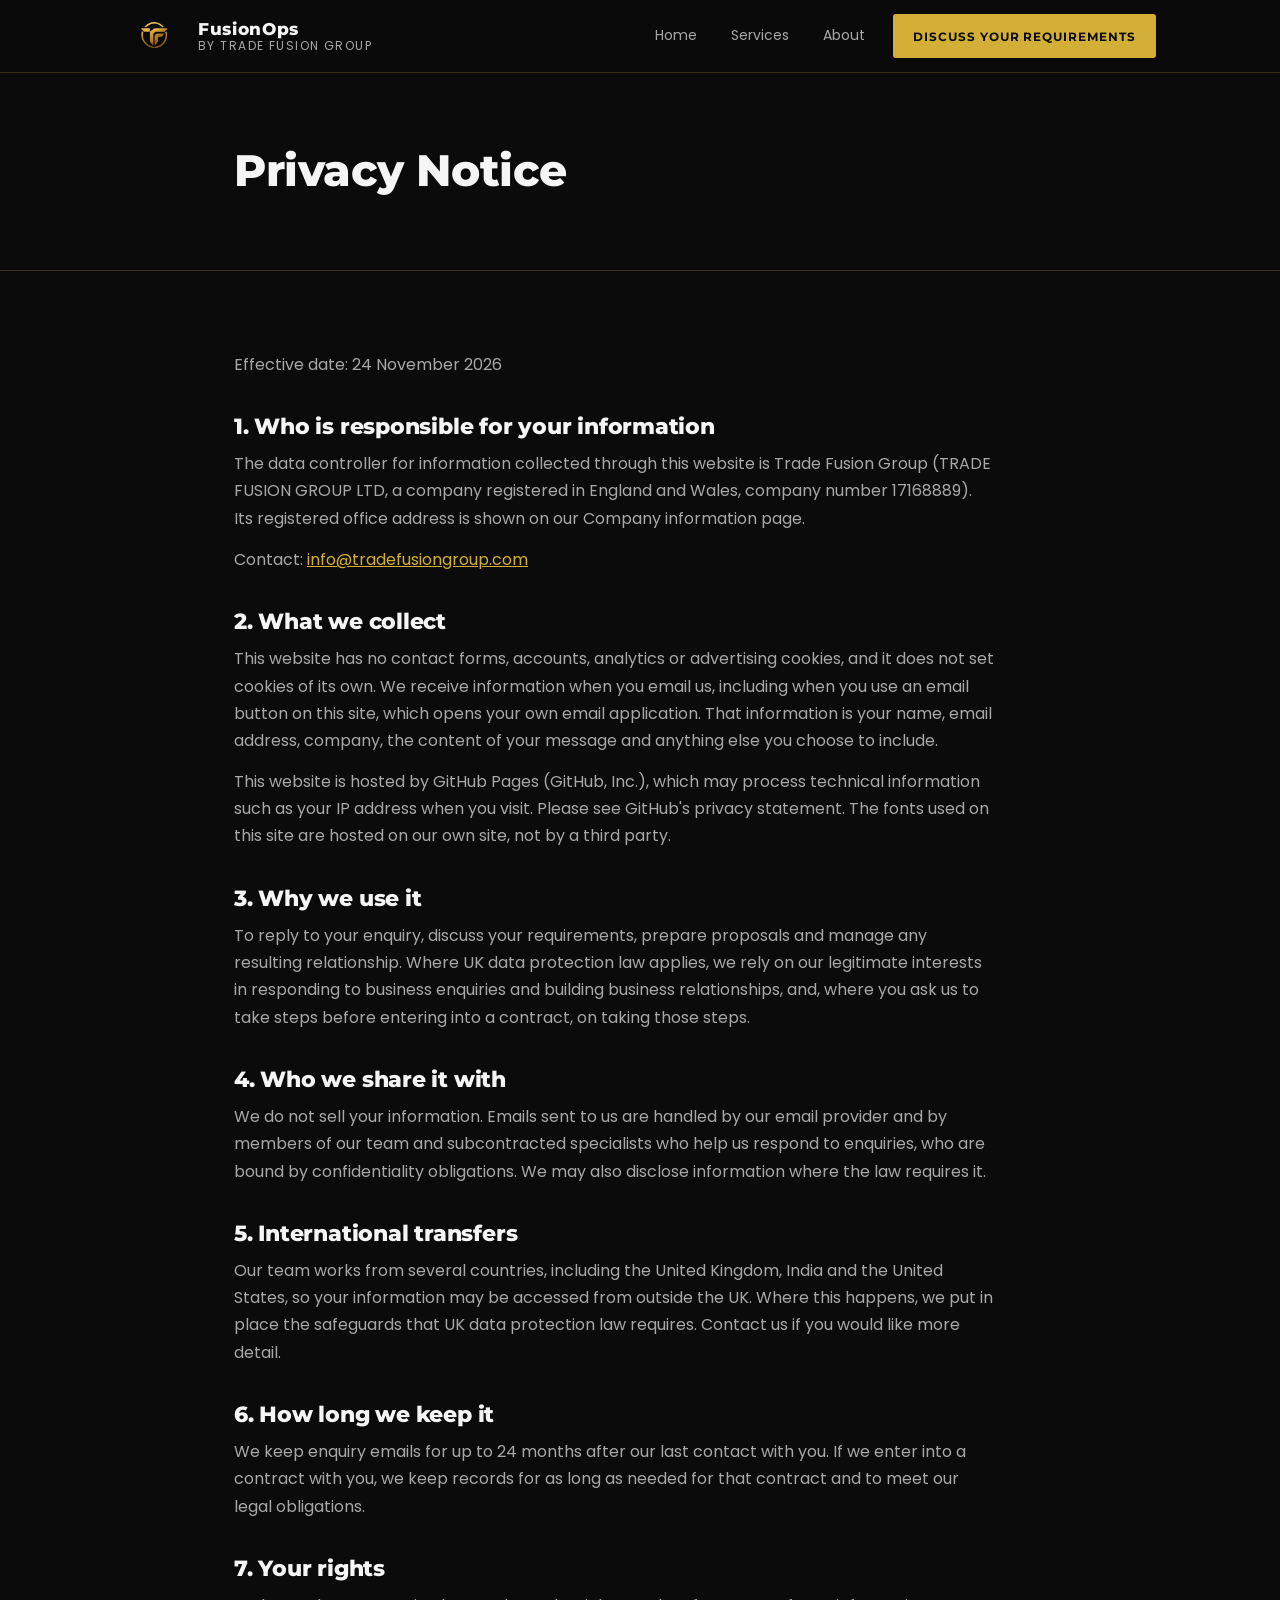
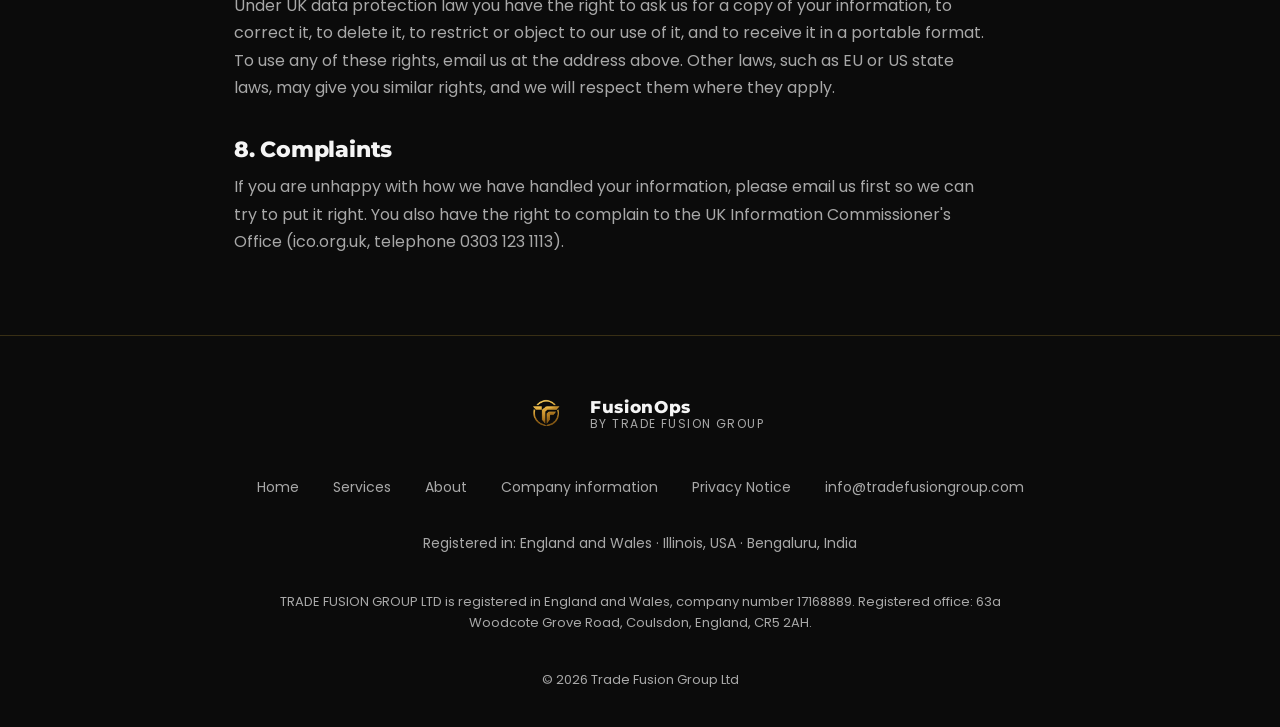
<file: privacy/index.html>
<!DOCTYPE html>
<html lang="en">
<head>
<meta charset="UTF-8">
<meta name="viewport" content="width=device-width, initial-scale=1">
<title>Privacy Notice | FusionOps by Trade Fusion Group</title>
<meta name="description" content="How FusionOps by Trade Fusion Group handles information you send us by email.">
<meta name="robots" content="index, follow, max-image-preview:large">
<meta name="theme-color" content="#0B0B0B">
<link rel="canonical" href="https://tradefusiongroup.com/privacy/">
<meta property="og:site_name" content="FusionOps by Trade Fusion Group">
<meta property="og:type" content="website">
<meta property="og:title" content="Privacy Notice | FusionOps by Trade Fusion Group">
<meta property="og:description" content="How FusionOps by Trade Fusion Group handles information you send us by email.">
<meta property="og:url" content="https://tradefusiongroup.com/privacy/">
<meta property="og:image" content="https://tradefusiongroup.com/og-image.png">
<meta property="og:image:width" content="1200">
<meta property="og:image:height" content="630">
<meta property="og:image:alt" content="FusionOps by Trade Fusion Group">
<meta name="twitter:card" content="summary_large_image">
<meta name="twitter:title" content="Privacy Notice | FusionOps by Trade Fusion Group">
<meta name="twitter:description" content="How FusionOps by Trade Fusion Group handles information you send us by email.">
<meta name="twitter:image" content="https://tradefusiongroup.com/og-image.png">
<link rel="icon" type="image/png" sizes="32x32" href="../favicon-32.png">
<link rel="icon" type="image/png" sizes="192x192" href="../favicon-192.png">
<link rel="apple-touch-icon" href="../apple-touch-icon.png">
<link rel="preload" href="../fonts/montserrat-var.woff2" as="font" type="font/woff2" crossorigin>
<link rel="preload" href="../fonts/poppins-400.woff2" as="font" type="font/woff2" crossorigin>
<link rel="stylesheet" href="../styles.css">

</head>
<body>
<a class="skip" href="#main">Skip to content</a>
<header class="site-header">
<div class="wrap nav">
<a class="brand" href="../">
<img src="../GOLDLOGO.png" alt="" width="60" height="60">
<span class="brand-text"><span class="brand-name">FusionOps</span> <span class="brand-by">by Trade Fusion Group</span></span>
</a>
<button class="nav-toggle" type="button" aria-expanded="false" aria-controls="nav-links" aria-label="Menu"><span></span></button>
<nav aria-label="Main"><ul class="nav-links" id="nav-links"><li><a href="../">Home</a></li><li><a href="../services/">Services</a></li><li><a href="../about/">About</a></li><li><a class="nav-cta" href="mailto:info@tradefusiongroup.com?subject=Discuss%20Your%20Requirements%20%E2%80%94%20FusionOps&body=Hello%20FusionOps%20Team%2C%0A%0AI%20would%20like%20to%20discuss%20our%20requirements.%0A%0AName%3A%0ACompany%3A%0AWhat%20support%20do%20you%20need%3A%0ABest%20way%20or%20time%20to%20reach%20me%3A%0A%0AThank%20you.">Discuss Your Requirements</a></li></ul></nav>
</div>
</header>
<main id="main" class="legal"><section class="page-hero"><div class="wrap"><h1>Privacy Notice</h1></div></section>
<section><div class="wrap"><p>Effective date: 24 November 2026</p>
<h2>1. Who is responsible for your information</h2>
<p>The data controller for information collected through this website is Trade Fusion Group (TRADE FUSION GROUP LTD, a company registered in England and Wales, company number 17168889). Its registered office address is shown on our Company information page.</p>
<p>Contact: <a href="mailto:info@tradefusiongroup.com">info@tradefusiongroup.com</a></p>
<h2>2. What we collect</h2>
<p>This website has no contact forms, accounts, analytics or advertising cookies, and it does not set cookies of its own. We receive information when you email us, including when you use an email button on this site, which opens your own email application. That information is your name, email address, company, the content of your message and anything else you choose to include.</p>
<p>This website is hosted by GitHub Pages (GitHub, Inc.), which may process technical information such as your IP address when you visit. Please see GitHub's privacy statement. The fonts used on this site are hosted on our own site, not by a third party.</p>
<h2>3. Why we use it</h2>
<p>To reply to your enquiry, discuss your requirements, prepare proposals and manage any resulting relationship. Where UK data protection law applies, we rely on our legitimate interests in responding to business enquiries and building business relationships, and, where you ask us to take steps before entering into a contract, on taking those steps.</p>
<h2>4. Who we share it with</h2>
<p>We do not sell your information. Emails sent to us are handled by our email provider and by members of our team and subcontracted specialists who help us respond to enquiries, who are bound by confidentiality obligations. We may also disclose information where the law requires it.</p>
<h2>5. International transfers</h2>
<p>Our team works from several countries, including the United Kingdom, India and the United States, so your information may be accessed from outside the UK. Where this happens, we put in place the safeguards that UK data protection law requires. Contact us if you would like more detail.</p>
<h2>6. How long we keep it</h2>
<p>We keep enquiry emails for up to 24 months after our last contact with you. If we enter into a contract with you, we keep records for as long as needed for that contract and to meet our legal obligations.</p>
<h2>7. Your rights</h2>
<p>Under UK data protection law you have the right to ask us for a copy of your information, to correct it, to delete it, to restrict or object to our use of it, and to receive it in a portable format. To use any of these rights, email us at the address above. Other laws, such as EU or US state laws, may give you similar rights, and we will respect them where they apply.</p>
<h2>8. Complaints</h2>
<p>If you are unhappy with how we have handled your information, please email us first so we can try to put it right. You also have the right to complain to the UK Information Commissioner&#x27;s Office (ico.org.uk, telephone 0303 123 1113).</p></div></section></main>
<footer>
<div class="wrap foot">
<a class="brand" href="../">
<img src="../GOLDLOGO.png" alt="" width="60" height="60" loading="lazy">
<span class="brand-text"><span class="brand-name">FusionOps</span> <span class="brand-by">by Trade Fusion Group</span></span>
</a>
<nav aria-label="Footer"><ul>
<li><a href="../">Home</a></li><li><a href="../services/">Services</a></li><li><a href="../about/">About</a></li><li><a href="../company-information/">Company information</a></li><li><a href="../privacy/">Privacy Notice</a></li><li><a href="mailto:info@tradefusiongroup.com">info@tradefusiongroup.com</a></li>
</ul></nav>
<p class="reg">Registered in: England and Wales · Illinois, USA · Bengaluru, India</p><p class="reg2">TRADE FUSION GROUP LTD is registered in England and Wales, company number 17168889. Registered office: 63a Woodcote Grove Road, Coulsdon, England, CR5 2AH.</p>
<p class="copy-line">© 2026 Trade Fusion Group Ltd</p>
</div>
</footer>
<script>
(function(){
document.documentElement.classList.add('js');
var b=document.querySelector('.nav-toggle'),l=document.getElementById('nav-links');
if(b&&l){b.addEventListener('click',function(){var o=l.classList.toggle('open');b.setAttribute('aria-expanded',o?'true':'false')});
l.addEventListener('click',function(ev){if(ev.target.tagName==='A'){l.classList.remove('open');b.setAttribute('aria-expanded','false')}});
document.addEventListener('keydown',function(ev){if(ev.key==='Escape'&&l.classList.contains('open')){l.classList.remove('open');b.setAttribute('aria-expanded','false');b.focus()}});}
var c=document.querySelector('.copy'),s=document.getElementById('copy-status');
if(c){c.addEventListener('click',function(){var t=c.getAttribute('data-copy');
function done(ok){if(s){s.textContent=ok?'Email address copied':'Copy not available — please select the address';setTimeout(function(){s.textContent=''},3000)}}
if(navigator.clipboard&&navigator.clipboard.writeText){navigator.clipboard.writeText(t).then(function(){done(true)},function(){done(false)})}
else{try{var i=document.createElement('input');i.value=t;document.body.appendChild(i);i.select();var ok=document.execCommand('copy');document.body.removeChild(i);done(ok)}catch(x){done(false)}}});}
})();
</script>
</body>
</html>
</file>
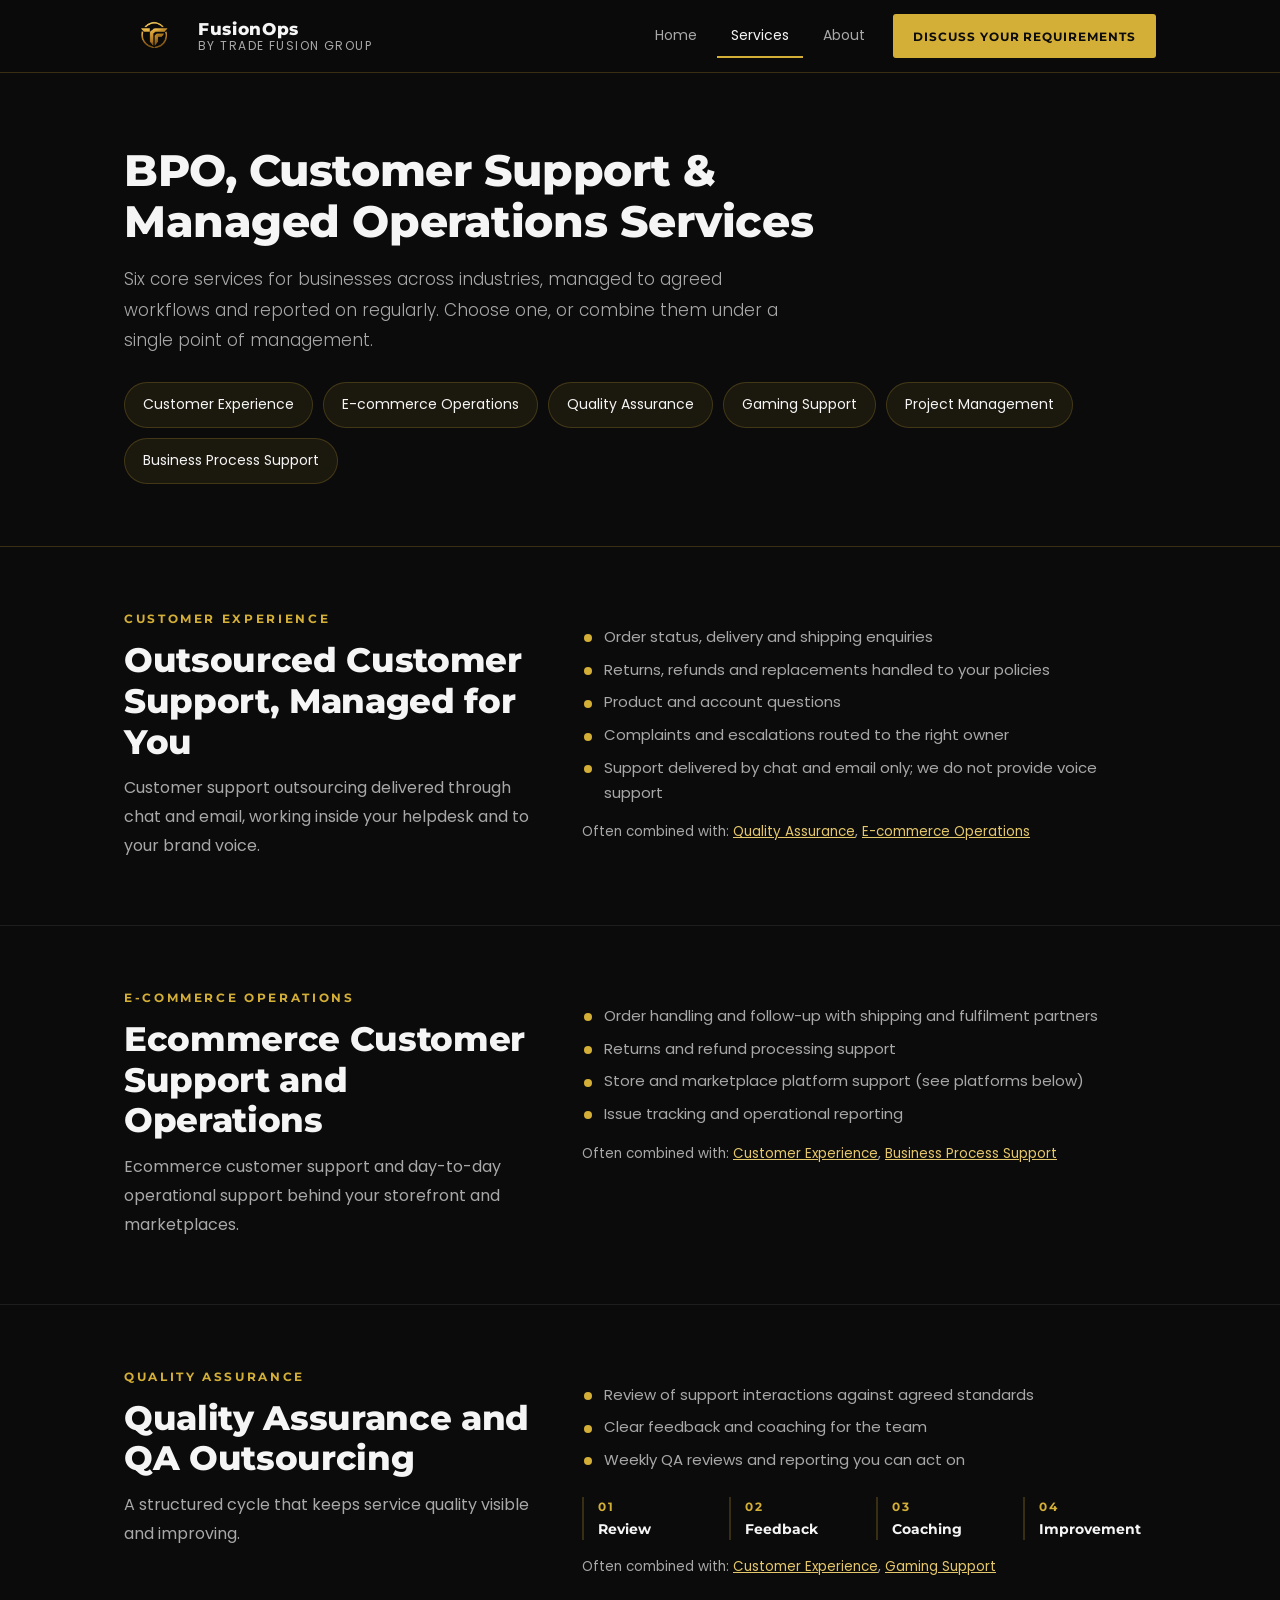
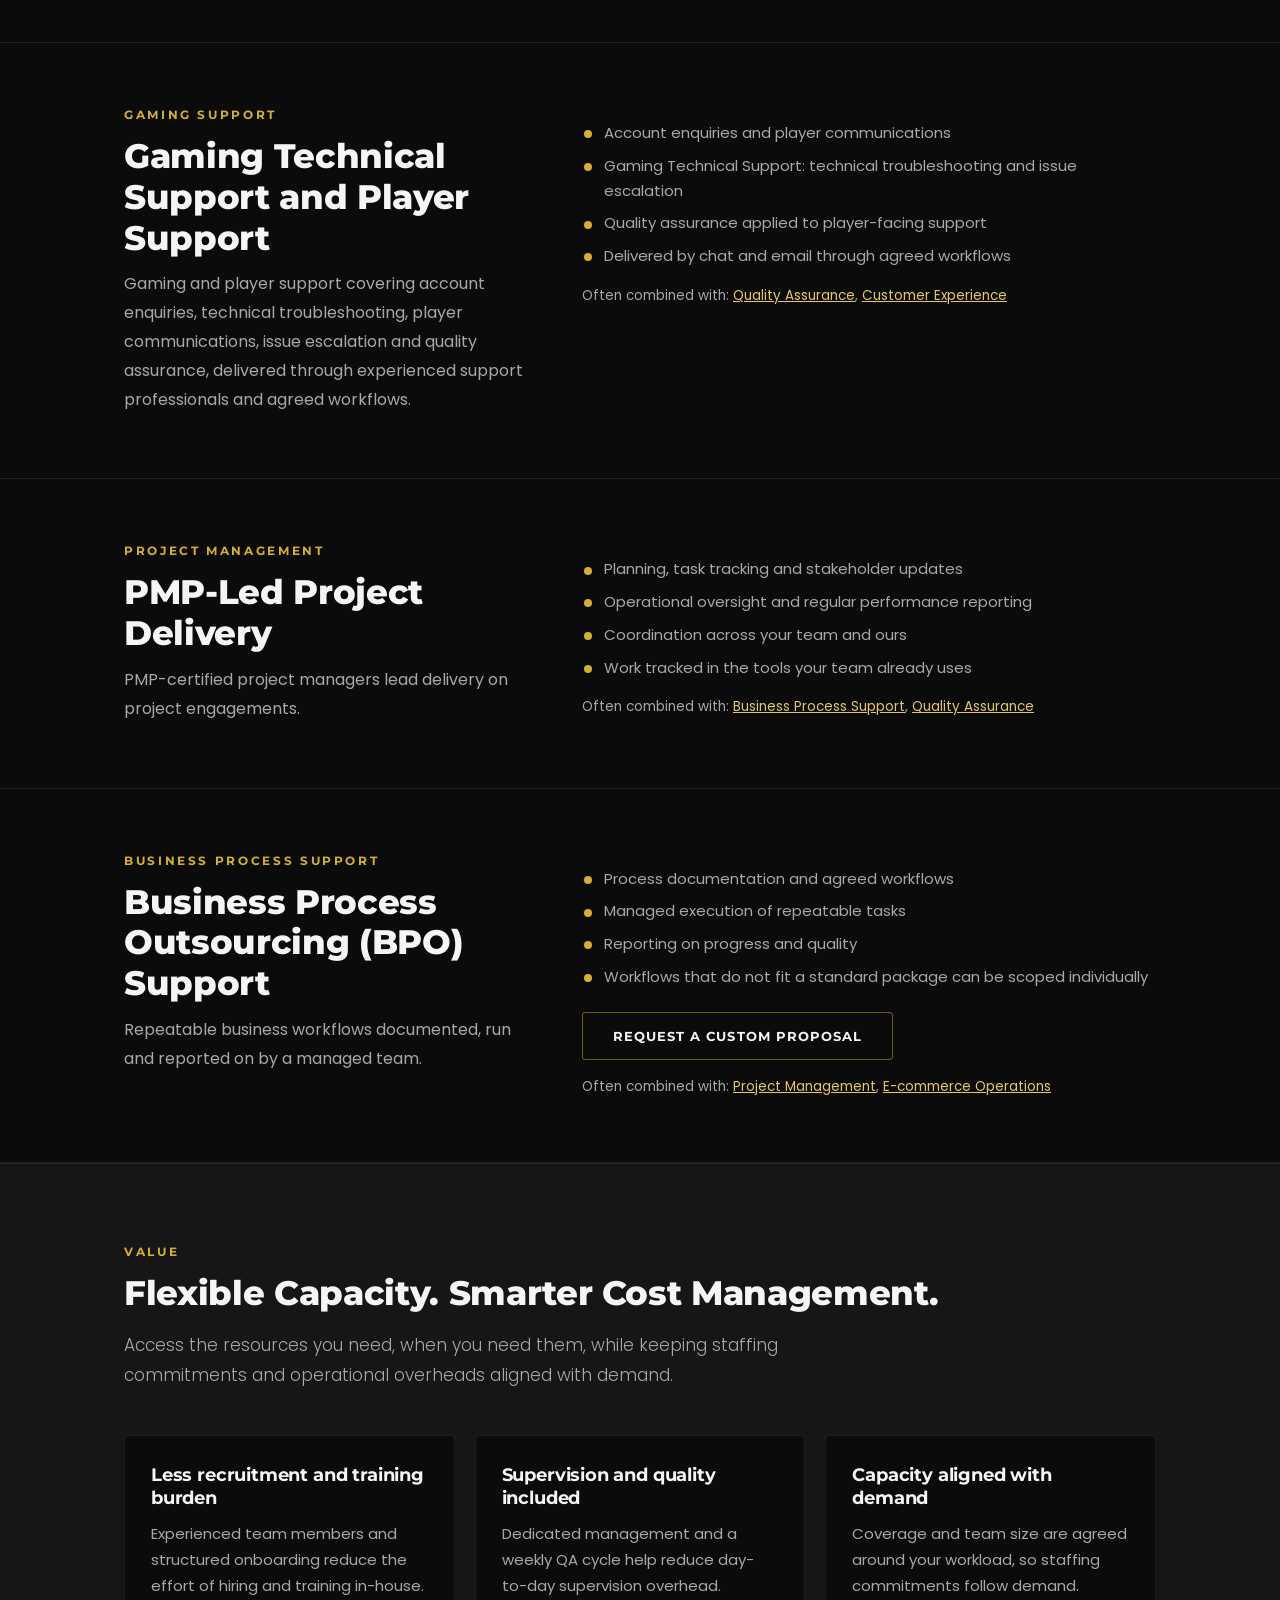
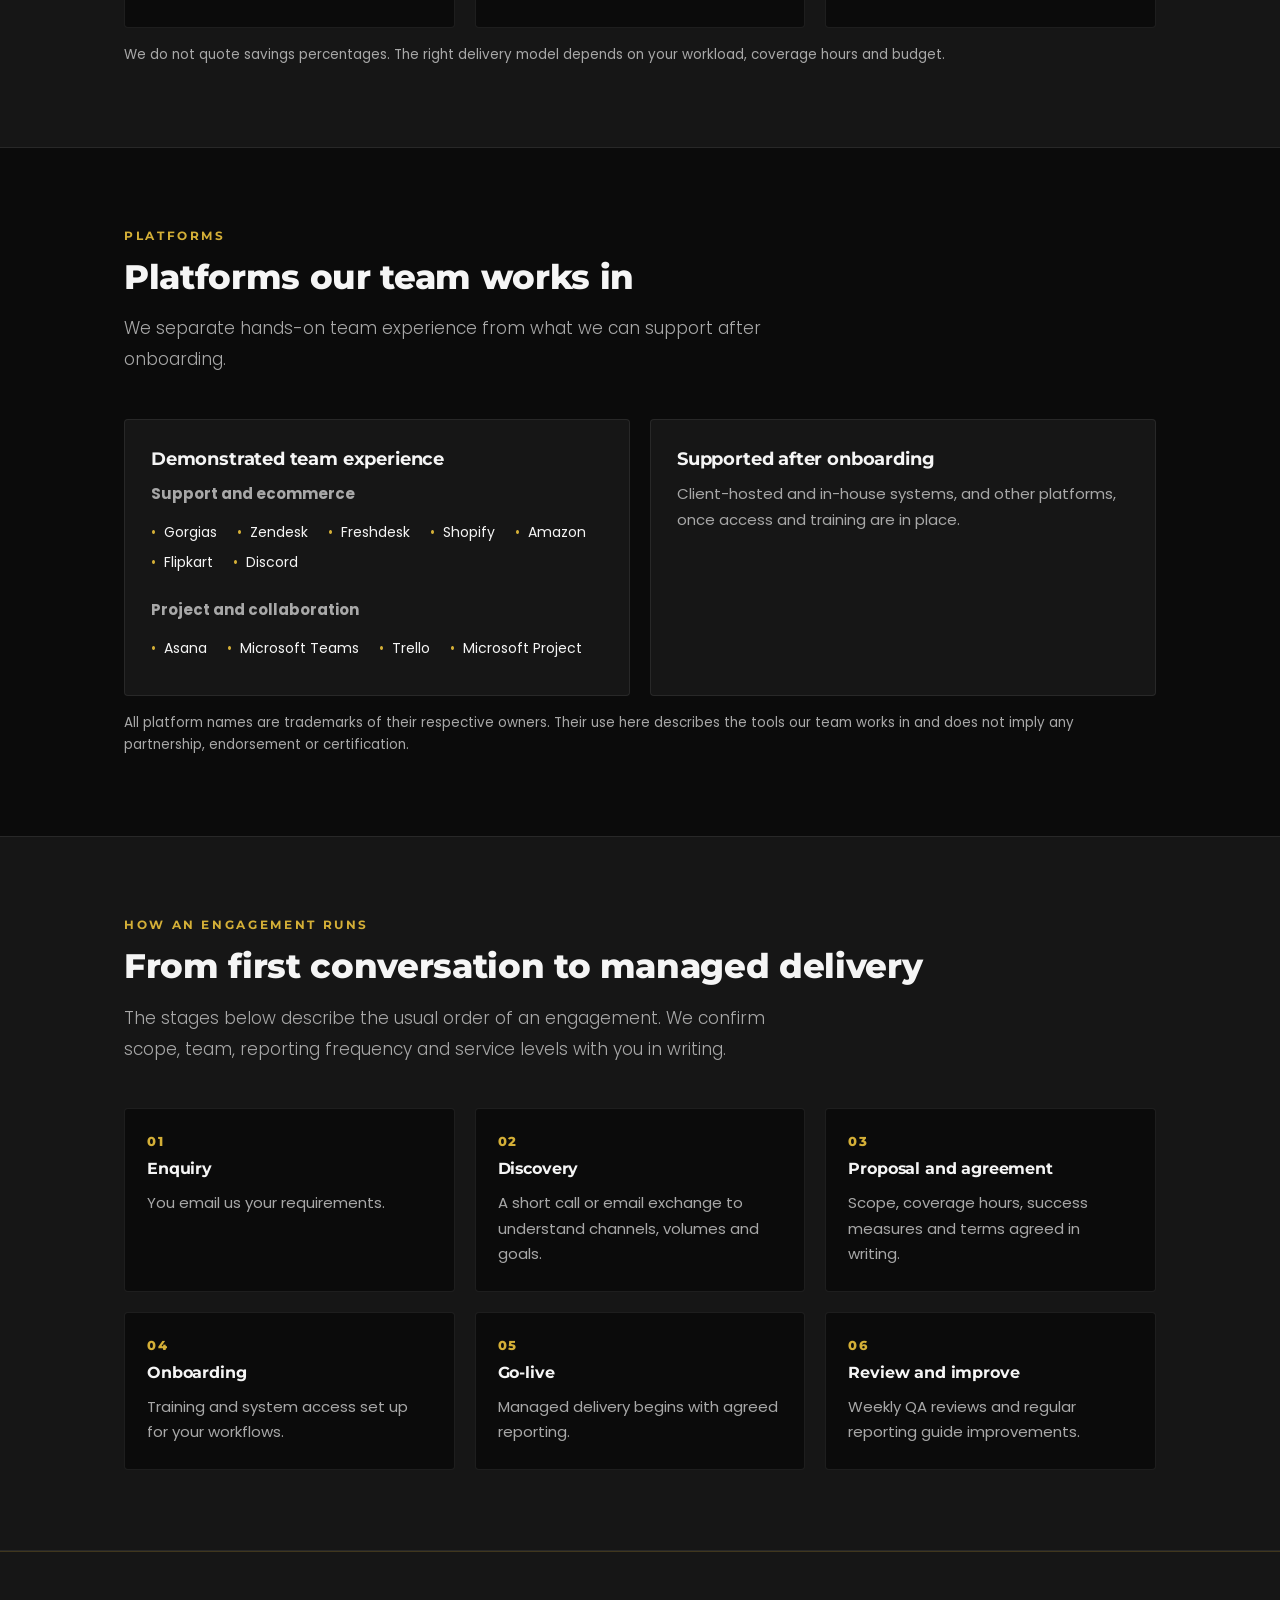
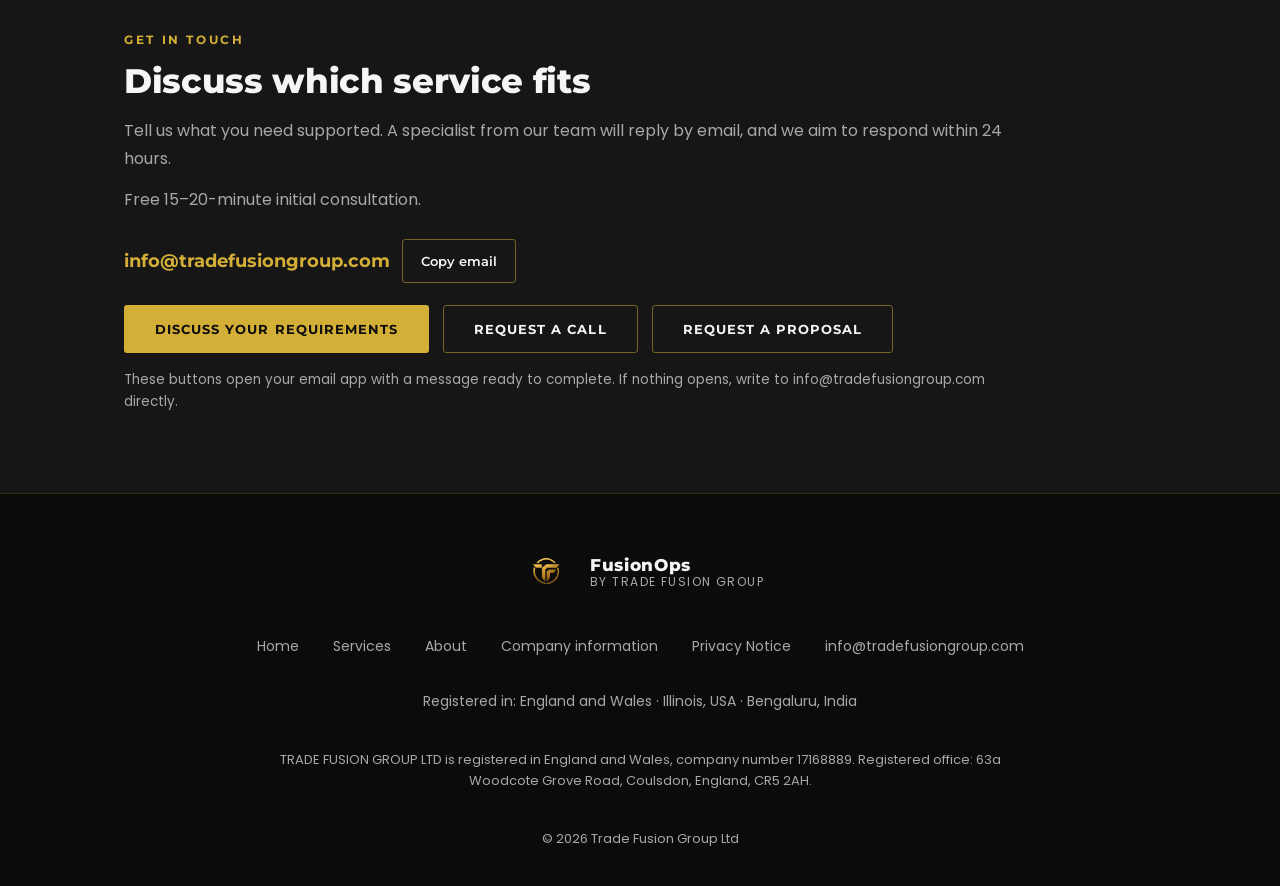
<file: services/index.html>
<!DOCTYPE html>
<html lang="en">
<head>
<meta charset="UTF-8">
<meta name="viewport" content="width=device-width, initial-scale=1">
<title>BPO, Customer Support &amp; Business Operations Services | FusionOps</title>
<meta name="description" content="BPO, outsourced customer support, ecommerce support, gaming technical support, QA outsourcing and PMP-led project management from FusionOps.">
<meta name="robots" content="index, follow, max-image-preview:large">
<meta name="theme-color" content="#0B0B0B">
<link rel="canonical" href="https://tradefusiongroup.com/services/">
<meta property="og:site_name" content="FusionOps by Trade Fusion Group">
<meta property="og:type" content="website">
<meta property="og:title" content="BPO, Customer Support &amp; Business Operations Services | FusionOps">
<meta property="og:description" content="BPO, outsourced customer support, ecommerce support, gaming technical support, QA outsourcing and PMP-led project management from FusionOps.">
<meta property="og:url" content="https://tradefusiongroup.com/services/">
<meta property="og:image" content="https://tradefusiongroup.com/og-image.png">
<meta property="og:image:width" content="1200">
<meta property="og:image:height" content="630">
<meta property="og:image:alt" content="FusionOps by Trade Fusion Group">
<meta name="twitter:card" content="summary_large_image">
<meta name="twitter:title" content="BPO, Customer Support &amp; Business Operations Services | FusionOps">
<meta name="twitter:description" content="BPO, outsourced customer support, ecommerce support, gaming technical support, QA outsourcing and PMP-led project management from FusionOps.">
<meta name="twitter:image" content="https://tradefusiongroup.com/og-image.png">
<link rel="icon" type="image/png" sizes="32x32" href="../favicon-32.png">
<link rel="icon" type="image/png" sizes="192x192" href="../favicon-192.png">
<link rel="apple-touch-icon" href="../apple-touch-icon.png">
<link rel="preload" href="../fonts/montserrat-var.woff2" as="font" type="font/woff2" crossorigin>
<link rel="preload" href="../fonts/poppins-400.woff2" as="font" type="font/woff2" crossorigin>
<link rel="stylesheet" href="../styles.css">
<script type="application/ld+json">{"@context": "https://schema.org", "@graph": [{"@type": "Organization", "@id": "https://tradefusiongroup.com/#organization", "name": "FusionOps by Trade Fusion Group", "alternateName": "FusionOps", "url": "https://tradefusiongroup.com/", "logo": "https://tradefusiongroup.com/GOLDLOGO.png", "email": "info@tradefusiongroup.com", "parentOrganization": {"@type": "Organization", "name": "Trade Fusion Group"}, "contactPoint": {"@type": "ContactPoint", "contactType": "sales", "email": "info@tradefusiongroup.com", "availableLanguage": "English"}}, {"@type": "BreadcrumbList", "itemListElement": [{"@type": "ListItem", "position": 1, "name": "Home", "item": "https://tradefusiongroup.com/"}, {"@type": "ListItem", "position": 2, "name": "Services", "item": "https://tradefusiongroup.com/services/"}]}, {"@type": "ItemList", "name": "FusionOps core services", "itemListElement": [{"@type": "ListItem", "position": 1, "item": {"@type": "Service", "@id": "https://tradefusiongroup.com/services/#customer-experience", "name": "Customer Experience", "description": "Managed customer support delivered through chat and email, so your customers get consistent, on-brand answers.", "url": "https://tradefusiongroup.com/services/#customer-experience", "provider": {"@id": "https://tradefusiongroup.com/#organization"}, "areaServed": ["United States", "United Kingdom"]}}, {"@type": "ListItem", "position": 2, "item": {"@type": "Service", "@id": "https://tradefusiongroup.com/services/#ecommerce-operations", "name": "E-commerce Operations", "description": "Ecommerce customer support and store-platform support that keeps day-to-day operations moving behind your storefront.", "url": "https://tradefusiongroup.com/services/#ecommerce-operations", "provider": {"@id": "https://tradefusiongroup.com/#organization"}, "areaServed": ["United States", "United Kingdom"]}}, {"@type": "ListItem", "position": 3, "item": {"@type": "Service", "@id": "https://tradefusiongroup.com/services/#quality-assurance", "name": "Quality Assurance", "description": "A structured review, feedback, coaching and improvement cycle, with weekly QA reviews and reporting.", "url": "https://tradefusiongroup.com/services/#quality-assurance", "provider": {"@id": "https://tradefusiongroup.com/#organization"}, "areaServed": ["United States", "United Kingdom"]}}, {"@type": "ListItem", "position": 4, "item": {"@type": "Service", "@id": "https://tradefusiongroup.com/services/#gaming-support", "name": "Gaming Support", "description": "Gaming technical support and player support covering accounts, troubleshooting, communications and escalation.", "url": "https://tradefusiongroup.com/services/#gaming-support", "provider": {"@id": "https://tradefusiongroup.com/#organization"}, "areaServed": ["United States", "United Kingdom"]}}, {"@type": "ListItem", "position": 5, "item": {"@type": "Service", "@id": "https://tradefusiongroup.com/services/#project-management", "name": "Project Management", "description": "PMP-led project delivery, with clear plans, operational oversight and regular performance reporting.", "url": "https://tradefusiongroup.com/services/#project-management", "provider": {"@id": "https://tradefusiongroup.com/#organization"}, "areaServed": ["United States", "United Kingdom"]}}, {"@type": "ListItem", "position": 6, "item": {"@type": "Service", "@id": "https://tradefusiongroup.com/services/#business-process-support", "name": "Business Process Support", "description": "Business process outsourcing support: documented, repeatable workflows run by a managed team.", "url": "https://tradefusiongroup.com/services/#business-process-support", "provider": {"@id": "https://tradefusiongroup.com/#organization"}, "areaServed": ["United States", "United Kingdom"]}}]}]}</script>
</head>
<body>
<a class="skip" href="#main">Skip to content</a>
<header class="site-header">
<div class="wrap nav">
<a class="brand" href="../">
<img src="../GOLDLOGO.png" alt="" width="60" height="60">
<span class="brand-text"><span class="brand-name">FusionOps</span> <span class="brand-by">by Trade Fusion Group</span></span>
</a>
<button class="nav-toggle" type="button" aria-expanded="false" aria-controls="nav-links" aria-label="Menu"><span></span></button>
<nav aria-label="Main"><ul class="nav-links" id="nav-links"><li><a href="../">Home</a></li><li><a href="../services/" aria-current="page">Services</a></li><li><a href="../about/">About</a></li><li><a class="nav-cta" href="mailto:info@tradefusiongroup.com?subject=Discuss%20Your%20Requirements%20%E2%80%94%20FusionOps&body=Hello%20FusionOps%20Team%2C%0A%0AI%20would%20like%20to%20discuss%20our%20requirements.%0A%0AName%3A%0ACompany%3A%0AWhat%20support%20do%20you%20need%3A%0ABest%20way%20or%20time%20to%20reach%20me%3A%0A%0AThank%20you.">Discuss Your Requirements</a></li></ul></nav>
</div>
</header>
<main id="main">
<section class="page-hero"><div class="wrap"><h1>BPO, Customer Support &amp; Managed Operations Services</h1>
<p>Six core services for businesses across industries, managed to agreed workflows and reported on regularly. Choose one, or combine them under a single point of management.</p>
<nav class="jump" aria-label="Service areas"><ul class="chips"><li><a href="#customer-experience">Customer Experience</a></li><li><a href="#ecommerce-operations">E-commerce Operations</a></li><li><a href="#quality-assurance">Quality Assurance</a></li><li><a href="#gaming-support">Gaming Support</a></li><li><a href="#project-management">Project Management</a></li><li><a href="#business-process-support">Business Process Support</a></li></ul></nav></div></section>
<section class="svc" id="customer-experience" aria-labelledby="customer-experience-h"><div class="wrap"><div class="svc-grid">
<div><span class="eyebrow">Customer Experience</span><h2 id="customer-experience-h">Outsourced Customer Support, Managed for You</h2><p class="intro">Customer support outsourcing delivered through chat and email, working inside your helpdesk and to your brand voice.</p></div>
<div><ul class="tick"><li>Order status, delivery and shipping enquiries</li><li>Returns, refunds and replacements handled to your policies</li><li>Product and account questions</li><li>Complaints and escalations routed to the right owner</li><li>Support delivered by chat and email only; we do not provide voice support</li></ul><p class="small related">Often combined with: <a href="#quality-assurance">Quality Assurance</a>, <a href="#ecommerce-operations">E-commerce Operations</a></p></div>
</div></div></section>
<section class="svc" id="ecommerce-operations" aria-labelledby="ecommerce-operations-h"><div class="wrap"><div class="svc-grid">
<div><span class="eyebrow">E-commerce Operations</span><h2 id="ecommerce-operations-h">Ecommerce Customer Support and Operations</h2><p class="intro">Ecommerce customer support and day-to-day operational support behind your storefront and marketplaces.</p></div>
<div><ul class="tick"><li>Order handling and follow-up with shipping and fulfilment partners</li><li>Returns and refund processing support</li><li>Store and marketplace platform support (see platforms below)</li><li>Issue tracking and operational reporting</li></ul><p class="small related">Often combined with: <a href="#customer-experience">Customer Experience</a>, <a href="#business-process-support">Business Process Support</a></p></div>
</div></div></section>
<section class="svc" id="quality-assurance" aria-labelledby="quality-assurance-h"><div class="wrap"><div class="svc-grid">
<div><span class="eyebrow">Quality Assurance</span><h2 id="quality-assurance-h">Quality Assurance and QA Outsourcing</h2><p class="intro">A structured cycle that keeps service quality visible and improving.</p></div>
<div><ul class="tick"><li>Review of support interactions against agreed standards</li><li>Clear feedback and coaching for the team</li><li>Weekly QA reviews and reporting you can act on</li></ul><ol class="qa-steps" aria-label="QA cycle"><li>Review</li><li>Feedback</li><li>Coaching</li><li>Improvement</li></ol><p class="small related">Often combined with: <a href="#customer-experience">Customer Experience</a>, <a href="#gaming-support">Gaming Support</a></p></div>
</div></div></section>
<section class="svc" id="gaming-support" aria-labelledby="gaming-support-h"><div class="wrap"><div class="svc-grid">
<div><span class="eyebrow">Gaming Support</span><h2 id="gaming-support-h">Gaming Technical Support and Player Support</h2><p class="intro">Gaming and player support covering account enquiries, technical troubleshooting, player communications, issue escalation and quality assurance, delivered through experienced support professionals and agreed workflows.</p></div>
<div><ul class="tick"><li>Account enquiries and player communications</li><li>Gaming Technical Support: technical troubleshooting and issue escalation</li><li>Quality assurance applied to player-facing support</li><li>Delivered by chat and email through agreed workflows</li></ul><p class="small related">Often combined with: <a href="#quality-assurance">Quality Assurance</a>, <a href="#customer-experience">Customer Experience</a></p></div>
</div></div></section>
<section class="svc" id="project-management" aria-labelledby="project-management-h"><div class="wrap"><div class="svc-grid">
<div><span class="eyebrow">Project Management</span><h2 id="project-management-h">PMP-Led Project Delivery</h2><p class="intro">PMP-certified project managers lead delivery on project engagements.</p></div>
<div><ul class="tick"><li>Planning, task tracking and stakeholder updates</li><li>Operational oversight and regular performance reporting</li><li>Coordination across your team and ours</li><li>Work tracked in the tools your team already uses</li></ul><p class="small related">Often combined with: <a href="#business-process-support">Business Process Support</a>, <a href="#quality-assurance">Quality Assurance</a></p></div>
</div></div></section>
<section class="svc" id="business-process-support" aria-labelledby="business-process-support-h"><div class="wrap"><div class="svc-grid">
<div><span class="eyebrow">Business Process Support</span><h2 id="business-process-support-h">Business Process Outsourcing (BPO) Support</h2><p class="intro">Repeatable business workflows documented, run and reported on by a managed team.</p></div>
<div><ul class="tick"><li>Process documentation and agreed workflows</li><li>Managed execution of repeatable tasks</li><li>Reporting on progress and quality</li><li>Workflows that do not fit a standard package can be scoped individually</li></ul><div class="btn-row" style="margin-top:22px"><a class="btn btn-line" href="mailto:info@tradefusiongroup.com?subject=Custom%20Proposal%20Enquiry%20%E2%80%94%20FusionOps&body=Hello%20FusionOps%20Team%2C%0A%0AI%20would%20like%20to%20request%20a%20custom%20proposal.%0A%0AName%3A%0ACompany%3A%0AWorkflow%20or%20process%20to%20support%3A%0ATools%20or%20platforms%20we%20use%3A%0A%0AThank%20you.">Request a Custom Proposal</a></div><p class="small related">Often combined with: <a href="#project-management">Project Management</a>, <a href="#ecommerce-operations">E-commerce Operations</a></p></div>
</div></div></section>
<section class="alt" id="cost" aria-labelledby="cost-h"><div class="wrap">
<span class="eyebrow">Value</span><h2 id="cost-h">Flexible Capacity. Smarter Cost Management.</h2>
<p class="lead">Access the resources you need, when you need them, while keeping staffing commitments and operational overheads aligned with demand.</p>
<div class="grid g3">
<div class="card"><h3>Less recruitment and training burden</h3><p>Experienced team members and structured onboarding reduce the effort of hiring and training in-house.</p></div>
<div class="card"><h3>Supervision and quality included</h3><p>Dedicated management and a weekly QA cycle help reduce day-to-day supervision overhead.</p></div>
<div class="card"><h3>Capacity aligned with demand</h3><p>Coverage and team size are agreed around your workload, so staffing commitments follow demand.</p></div>
</div>
<p class="small">We do not quote savings percentages. The right delivery model depends on your workload, coverage hours and budget.</p>
</div></section>
<section id="platforms" aria-labelledby="plat-h"><div class="wrap">
<span class="eyebrow">Platforms</span><h2 id="plat-h">Platforms our team works in</h2>
<p class="lead">We separate hands-on team experience from what we can support after onboarding.</p>
<div class="grid g2">
<div class="card"><h3>Demonstrated team experience</h3>
<p><strong>Support and ecommerce</strong></p>
<ul class="chips plain"><li>Gorgias</li><li>Zendesk</li><li>Freshdesk</li><li>Shopify</li><li>Amazon</li><li>Flipkart</li><li>Discord</li></ul>
<p style="margin-top:16px"><strong>Project and collaboration</strong></p>
<ul class="chips plain"><li>Asana</li><li>Microsoft Teams</li><li>Trello</li><li>Microsoft Project</li></ul></div>
<div class="card"><h3>Supported after onboarding</h3>
<p>Client-hosted and in-house systems, and other platforms, once access and training are in place.</p></div>
</div>
<p class="small">All platform names are trademarks of their respective owners. Their use here describes the tools our team works in and does not imply any partnership, endorsement or certification.</p>
</div></section>
<section class="alt" id="process" aria-labelledby="proc-h"><div class="wrap">
<span class="eyebrow">How an engagement runs</span><h2 id="proc-h">From first conversation to managed delivery</h2>
<p class="lead">The stages below describe the usual order of an engagement. We confirm scope, team, reporting frequency and service levels with you in writing.</p>
<ol class="stages">
<li><h3>Enquiry</h3><p>You email us your requirements.</p></li>
<li><h3>Discovery</h3><p>A short call or email exchange to understand channels, volumes and goals.</p></li>
<li><h3>Proposal and agreement</h3><p>Scope, coverage hours, success measures and terms agreed in writing.</p></li>
<li><h3>Onboarding</h3><p>Training and system access set up for your workflows.</p></li>
<li><h3>Go-live</h3><p>Managed delivery begins with agreed reporting.</p></li>
<li><h3>Review and improve</h3><p>Weekly QA reviews and regular reporting guide improvements.</p></li>
</ol></div></section>
<section class="contact" id="contact" aria-labelledby="contact-h">
<div class="wrap"><div class="box">
<span class="eyebrow">Get in touch</span>
<h2 id="contact-h">Discuss which service fits</h2>
<p class="muted">Tell us what you need supported. A specialist from our team will reply by email, and we aim to respond within 24 hours.</p>
<p class="muted">Free 15–20-minute initial consultation.</p>
<div class="mail-line">
<a class="mail-addr" href="mailto:info@tradefusiongroup.com">info@tradefusiongroup.com</a>
<button class="copy" type="button" data-copy="info@tradefusiongroup.com">Copy email</button>
<span class="muted small" role="status" aria-live="polite" id="copy-status" style="margin:0"></span>
</div>
<div class="btn-row">
<a class="btn btn-gold" href="mailto:info@tradefusiongroup.com?subject=Discuss%20Your%20Requirements%20%E2%80%94%20FusionOps&body=Hello%20FusionOps%20Team%2C%0A%0AI%20would%20like%20to%20discuss%20our%20requirements.%0A%0AName%3A%0ACompany%3A%0AWhat%20support%20do%20you%20need%3A%0ABest%20way%20or%20time%20to%20reach%20me%3A%0A%0AThank%20you.">Discuss Your Requirements</a>
<a class="btn btn-line" href="mailto:info@tradefusiongroup.com?subject=Request%20for%20a%20Discovery%20Call%20%E2%80%94%20FusionOps&body=Hello%20FusionOps%20Team%2C%0A%0AI%20would%20like%20to%20arrange%20a%20call%20to%20discuss%20your%20services.%0A%0AName%3A%0ACompany%3A%0AService%20Required%3A%0APreferred%20Date%20and%20Time%3A%0ATime%20Zone%3A%0A%0AThank%20you.">Request a Call</a>
<a class="btn btn-line" href="mailto:info@tradefusiongroup.com?subject=FusionOps%20%E2%80%94%20Business%20Support%20Proposal%20Enquiry&body=Hello%20FusionOps%20Team%2C%0A%0AI%20would%20like%20to%20request%20a%20proposal.%0A%0AName%3A%0ACompany%3A%0AService%20Required%3A%0ABrief%20description%20of%20the%20work%3A%0APreferred%20start%20date%3A%0ATools%20or%20platforms%20we%20use%3A%0A%0AThank%20you.">Request a Proposal</a>
</div>
<p class="small">These buttons open your email app with a message ready to complete. If nothing opens, write to info@tradefusiongroup.com directly.</p>
</div></div>
</section>
</main>
<footer>
<div class="wrap foot">
<a class="brand" href="../">
<img src="../GOLDLOGO.png" alt="" width="60" height="60" loading="lazy">
<span class="brand-text"><span class="brand-name">FusionOps</span> <span class="brand-by">by Trade Fusion Group</span></span>
</a>
<nav aria-label="Footer"><ul>
<li><a href="../">Home</a></li><li><a href="../services/">Services</a></li><li><a href="../about/">About</a></li><li><a href="../company-information/">Company information</a></li><li><a href="../privacy/">Privacy Notice</a></li><li><a href="mailto:info@tradefusiongroup.com">info@tradefusiongroup.com</a></li>
</ul></nav>
<p class="reg">Registered in: England and Wales · Illinois, USA · Bengaluru, India</p><p class="reg2">TRADE FUSION GROUP LTD is registered in England and Wales, company number 17168889. Registered office: 63a Woodcote Grove Road, Coulsdon, England, CR5 2AH.</p>
<p class="copy-line">© 2026 Trade Fusion Group Ltd</p>
</div>
</footer>
<script>
(function(){
document.documentElement.classList.add('js');
var b=document.querySelector('.nav-toggle'),l=document.getElementById('nav-links');
if(b&&l){b.addEventListener('click',function(){var o=l.classList.toggle('open');b.setAttribute('aria-expanded',o?'true':'false')});
l.addEventListener('click',function(ev){if(ev.target.tagName==='A'){l.classList.remove('open');b.setAttribute('aria-expanded','false')}});
document.addEventListener('keydown',function(ev){if(ev.key==='Escape'&&l.classList.contains('open')){l.classList.remove('open');b.setAttribute('aria-expanded','false');b.focus()}});}
var c=document.querySelector('.copy'),s=document.getElementById('copy-status');
if(c){c.addEventListener('click',function(){var t=c.getAttribute('data-copy');
function done(ok){if(s){s.textContent=ok?'Email address copied':'Copy not available — please select the address';setTimeout(function(){s.textContent=''},3000)}}
if(navigator.clipboard&&navigator.clipboard.writeText){navigator.clipboard.writeText(t).then(function(){done(true)},function(){done(false)})}
else{try{var i=document.createElement('input');i.value=t;document.body.appendChild(i);i.select();var ok=document.execCommand('copy');document.body.removeChild(i);done(ok)}catch(x){done(false)}}});}
})();
</script>
</body>
</html>
</file>
<file: styles.css>
/* self-hosted fonts (SIL Open Font License: Montserrat, Poppins) */
@font-face{font-family:'Montserrat';font-style:normal;font-weight:400 800;font-display:swap;src:url(fonts/montserrat-var.woff2) format('woff2')}
@font-face{font-family:'Poppins';font-style:normal;font-weight:300;font-display:swap;src:url(fonts/poppins-300.woff2) format('woff2')}
@font-face{font-family:'Poppins';font-style:normal;font-weight:400;font-display:swap;src:url(fonts/poppins-400.woff2) format('woff2')}
@font-face{font-family:'Poppins';font-style:normal;font-weight:600 700;font-display:swap;src:url(fonts/poppins-700.woff2) format('woff2')}
/* FusionOps by Trade Fusion Group — shared styles (preview) */
:root{
  --black:#0B0B0B;--charcoal:#161616;--charcoal2:#1e1e1e;
  --gold:#D4AF37;--gold-light:#E5C76B;
  --gold-soft:rgba(212,175,55,.08);--gold-border:rgba(212,175,55,.22);--gold-border-hover:rgba(212,175,55,.5);
  --white:#F5F5F5;--muted:#A8A8A8;--border:rgba(255,255,255,.08);
  --fh:'Montserrat',system-ui,sans-serif;--fb:'Poppins',system-ui,sans-serif;
  --wrap:1080px;--gut:24px;
}
*,*::before,*::after{margin:0;padding:0;box-sizing:border-box}
html{scroll-behavior:smooth;scroll-padding-top:88px;-webkit-text-size-adjust:100%}
body{background:var(--black);color:var(--white);font-family:var(--fb);font-size:16px;line-height:1.7;-webkit-font-smoothing:antialiased;overflow-wrap:break-word}
img{max-width:100%;height:auto;display:block}
a{color:var(--gold)}
:focus-visible{outline:2px solid var(--gold-light);outline-offset:3px;border-radius:2px}
.skip{position:absolute;left:12px;top:-60px;background:var(--gold);color:#0B0B0B;padding:10px 16px;font:700 14px var(--fh);z-index:200;border-radius:3px;text-decoration:none}
.skip:focus{top:10px}
.wrap{max-width:var(--wrap);margin:0 auto;padding:0 var(--gut)}
section{padding:80px 0}
.alt{background:var(--charcoal);border-top:1px solid var(--border);border-bottom:1px solid var(--border)}
.eyebrow{display:block;font:700 12px var(--fh);letter-spacing:.22em;text-transform:uppercase;color:var(--gold);margin-bottom:14px}
h1,h2,h3{font-family:var(--fh);color:var(--white);letter-spacing:-.01em}
h2{font-size:clamp(24px,3vw,34px);font-weight:800;line-height:1.2;margin-bottom:16px}
h3{font-size:18px;font-weight:700;line-height:1.3;margin-bottom:10px}
.lead{color:var(--muted);max-width:660px;font-weight:300;font-size:17px;line-height:1.8;margin-bottom:44px}
p+p{margin-top:14px}
.muted{color:var(--muted)}

/* header */
.site-header{position:sticky;top:0;z-index:100;background:rgba(11,11,11,.97);backdrop-filter:blur(16px);border-bottom:1px solid var(--gold-border)}
.nav{display:flex;align-items:center;justify-content:space-between;gap:16px;min-height:72px}
.brand{min-width:0;display:flex;align-items:center;gap:14px;text-decoration:none;min-height:44px}
.brand img{width:60px;height:60px;object-fit:contain}
.brand-text{align-items:flex-start;display:flex;flex-direction:column;line-height:1.2}
.brand-name{font:800 17px var(--fh);color:var(--white);letter-spacing:.04em}
.brand-by{font-size:12px;color:var(--muted);letter-spacing:.12em;text-transform:uppercase}
.nav-links{display:flex;align-items:center;gap:6px;list-style:none}
.nav-links a{display:inline-flex;align-items:center;min-height:44px;padding:0 14px;text-decoration:none;color:var(--muted);font-size:14px;transition:color .2s}
.nav-links a:hover,.nav-links a[aria-current="page"]{color:var(--white)}
.nav-links a[aria-current="page"]{box-shadow:inset 0 -2px 0 var(--gold)}
.nav-links a.nav-cta{background:var(--gold);color:#0B0B0B;border-radius:3px;font:700 12px var(--fh);letter-spacing:.08em;text-transform:uppercase;padding:0 20px;margin-left:8px;box-shadow:none}
.nav-links a.nav-cta:hover{background:var(--gold-light);color:#0B0B0B}
.nav-toggle{flex:0 0 44px;display:none;background:none;border:1px solid var(--gold-border);color:var(--white);width:44px;height:44px;border-radius:3px;cursor:pointer;align-items:center;justify-content:center}
.nav-toggle span,.nav-toggle span::before,.nav-toggle span::after{display:block;width:20px;height:2px;background:var(--white);position:relative;content:""}
.nav-toggle span::before{position:absolute;top:-6px}.nav-toggle span::after{position:absolute;top:6px}

/* buttons */
.btn{display:inline-flex;align-items:center;justify-content:center;min-height:48px;padding:0 30px;border-radius:3px;font:700 13px var(--fh);letter-spacing:.08em;text-transform:uppercase;text-decoration:none;transition:background .2s,border-color .2s,color .2s;cursor:pointer;border:1px solid transparent;text-align:center}
.btn-gold{background:var(--gold);color:#0B0B0B}.btn-gold:hover{background:var(--gold-light)}
.btn-line{background:transparent;color:var(--white);border-color:var(--gold-border-hover)}.btn-line:hover{border-color:var(--gold);color:var(--gold)}
.btn-row{display:flex;flex-wrap:wrap;gap:14px}

/* hero */
.hero{padding:96px 0 80px;position:relative;overflow:hidden;background:var(--black)}
.hero::before{content:"";position:absolute;inset:0;background-image:linear-gradient(rgba(212,175,55,.03) 1px,transparent 1px),linear-gradient(90deg,rgba(212,175,55,.03) 1px,transparent 1px);background-size:72px 72px;pointer-events:none}
.hero::after{content:"";position:absolute;top:30%;left:50%;transform:translate(-50%,-50%);width:760px;height:420px;max-width:100%;background:radial-gradient(ellipse,rgba(212,175,55,.06),transparent 68%);pointer-events:none}
.hero .wrap{position:relative;z-index:1;text-align:center;display:flex;flex-direction:column;align-items:center}
.hero h1{font-size:clamp(30px,4.6vw,54px);font-weight:800;line-height:1.1;max-width:860px;margin-bottom:24px}
.hero h1 em{font-style:normal;color:var(--gold)}
.hero p.sub{color:var(--muted);max-width:700px;font-size:17px;font-weight:300;line-height:1.85;margin-bottom:36px}
.hero .btn-row{justify-content:center;margin-bottom:18px}
.hero .note{font-size:14px;color:var(--muted)}
.page-hero{padding:72px 0 56px;background:var(--black);border-bottom:1px solid var(--gold-border)}
.page-hero h1{font-size:clamp(28px,4vw,44px);font-weight:800;line-height:1.15;max-width:820px;margin-bottom:18px}
.page-hero p{color:var(--muted);max-width:680px;font-size:17px;font-weight:300;line-height:1.8}

/* strip */
.strip{padding:0;background:var(--charcoal);border-top:1px solid var(--gold-border);border-bottom:1px solid var(--gold-border)}
.strip ul{list-style:none;display:grid;grid-template-columns:repeat(4,1fr)}
.strip li{padding:26px 22px;border-right:1px solid var(--border)}
.strip li:last-child{border-right:0}
.strip strong{display:block;font:700 14px var(--fh);color:var(--gold);margin-bottom:4px;letter-spacing:.02em}
.strip span{font-size:14px;color:var(--muted);line-height:1.55;display:block}

/* cards */
.grid{display:grid;gap:20px}
.g3{grid-template-columns:repeat(3,1fr)}.g2{grid-template-columns:repeat(2,1fr)}.g4{grid-template-columns:repeat(4,1fr)}
.card{background:var(--charcoal);border:1px solid var(--border);border-radius:4px;padding:28px 26px;display:flex;flex-direction:column}
.alt .card{background:var(--black)}
.card p{color:var(--muted);font-size:15px;line-height:1.75}
.card.link{text-decoration:none;color:inherit;transition:border-color .2s,transform .2s}
.card.link:hover{border-color:var(--gold-border-hover);transform:translateY(-2px)}
.card .more{margin-top:auto;padding-top:18px;font:700 12px var(--fh);letter-spacing:.1em;text-transform:uppercase;color:var(--gold)}
.num{font:800 13px var(--fh);color:var(--gold);letter-spacing:.14em;margin-bottom:12px;display:block}
.feature{border-color:var(--gold-border);background:linear-gradient(180deg,var(--gold-soft),var(--charcoal))}
.alt .feature{background:linear-gradient(180deg,var(--gold-soft),var(--black))}
.tick{list-style:none;margin-top:14px}
.tick li{position:relative;padding-left:22px;color:var(--muted);font-size:15px;line-height:1.65;margin-bottom:8px}
.tick li::before{content:"";position:absolute;left:2px;top:.62em;width:8px;height:8px;border-radius:50%;background:var(--gold)}

/* faq */
.faq{max-width:820px}
.faq details{border-bottom:1px solid var(--border)}
.faq summary{list-style:none;cursor:pointer;padding:20px 40px 20px 0;font:600 16px var(--fh);color:var(--white);position:relative;min-height:44px}
.faq summary::-webkit-details-marker{display:none}
.faq summary::after{content:"+";position:absolute;right:6px;top:50%;transform:translateY(-50%);color:var(--gold);font-size:24px;font-weight:400}
.faq details[open] summary::after{content:"–"}
.faq details p{color:var(--muted);padding:0 40px 22px 0;font-size:15px}

/* services page */
.svc{padding:64px 0;border-bottom:1px solid var(--border)}
.svc:last-of-type{border-bottom:0}
.svc-grid{display:grid;grid-template-columns:5fr 7fr;gap:48px;align-items:start}
.svc h2{margin-bottom:12px}
.svc .intro{color:var(--muted);font-size:16px;line-height:1.8}
.qa-steps{display:grid;grid-template-columns:repeat(4,1fr);gap:14px;margin:24px 0 10px;list-style:none;counter-reset:q}
.qa-steps li{counter-increment:q;border:0;border-left:2px solid var(--gold-border);border-radius:0;padding:2px 0 2px 14px;font:700 14px var(--fh);color:var(--white)}
.qa-steps li::before{content:"0" counter(q);display:block;font-size:12px;color:var(--gold);letter-spacing:.14em;margin-bottom:6px}
.chips{display:flex;flex-wrap:wrap;gap:10px;list-style:none;margin:14px 0 6px}
.chips li{border:1px solid var(--gold-border);border-radius:100px;padding:6px 16px;font-size:14px;color:var(--white);background:var(--gold-soft)}
.chips.plain{gap:6px 20px}
.chips.plain li{border:0;border-radius:0;background:none;padding:0;color:var(--white)}
.chips.plain li::before{content:"\2022";color:var(--gold);margin-right:8px}
.small{font-size:13.5px;color:var(--muted);line-height:1.65;margin-top:16px}
.stages{list-style:none;counter-reset:s;display:grid;grid-template-columns:repeat(3,1fr);gap:20px}
.stages li{counter-increment:s;background:var(--black);border:1px solid var(--border);border-radius:4px;padding:24px 22px}
.stages li::before{content:counter(s,decimal-leading-zero);display:block;font:800 13px var(--fh);color:var(--gold);letter-spacing:.14em;margin-bottom:10px}
.stages h3{font-size:16px}.stages p{color:var(--muted);font-size:15px}

/* contact */
.contact{background:var(--charcoal);border-top:1px solid var(--gold-border)}
.contact .box{max-width:900px}
.mail-line{display:flex;flex-wrap:wrap;align-items:center;gap:12px;margin:26px 0 10px}
.mail-addr{font:700 18px var(--fh);color:var(--gold);text-decoration:none;word-break:break-all}
.mail-addr:hover{color:var(--gold-light)}
.copy{display:none;min-height:44px;padding:0 18px;background:transparent;color:var(--white);border:1px solid var(--gold-border-hover);border-radius:3px;font:600 13px var(--fh);cursor:pointer}
.js .copy{display:inline-flex;align-items:center}
.copy:hover{border-color:var(--gold);color:var(--gold)}
.contact .btn-row{margin-top:22px}

/* footer */
footer{background:var(--black);border-top:1px solid var(--gold-border);padding:48px 0 36px}
.foot{display:flex;flex-direction:column;gap:22px;align-items:center;text-align:center}
.foot .brand{justify-content:center}
.foot nav ul{display:flex;gap:6px;list-style:none;flex-wrap:wrap;justify-content:center}
.foot nav a{display:inline-flex;align-items:center;min-height:44px;padding:0 14px;color:var(--muted);text-decoration:none;font-size:14px}
.foot nav a:hover{color:var(--white)}
.foot .reg{font-size:14px;color:var(--muted)}
.foot .copy-line{font-size:13px;color:var(--muted)}
.foot .tm{font-size:12.5px;color:#8f8f8f;max-width:640px;line-height:1.6}

/* responsive */
@media (max-width:960px){
  .g4{grid-template-columns:repeat(2,1fr)}.g3{grid-template-columns:1fr 1fr}
  .strip ul{grid-template-columns:1fr 1fr}.strip li:nth-child(2){border-right:0}.strip li:nth-child(-n+2){border-bottom:1px solid var(--border)}
  .svc-grid{grid-template-columns:1fr;gap:24px}.stages{grid-template-columns:1fr 1fr}
}
@media (max-width:760px){
  :root{--gut:20px}
  section{padding:56px 0}.hero{padding:64px 0 56px}.page-hero{padding:48px 0 40px}
  .nav-toggle{display:inline-flex}
  .nav-links{display:none;position:absolute;left:0;right:0;top:100%;background:#0B0B0B;border-bottom:1px solid var(--gold-border);flex-direction:column;align-items:stretch;gap:0;padding:8px var(--gut) 20px}
  .nav-links.open{display:flex}
  .nav-links a{padding:0 4px;border-bottom:1px solid var(--border)}
  .nav-links a[aria-current="page"]{box-shadow:none;color:var(--gold)}
  .nav-links a.nav-cta{justify-content:center;margin:14px 0 0;border-bottom:0}
  .g3,.g2,.g4,.stages,.qa-steps{grid-template-columns:1fr}
  .strip ul{grid-template-columns:1fr}.strip li{border-right:0;border-bottom:1px solid var(--border)}.strip li:last-child{border-bottom:0}
  .btn-row .btn{width:100%}
  .brand-name{font-size:16px}
}
@media (prefers-reduced-motion:reduce){html{scroll-behavior:auto}*{transition:none!important;animation:none!important}}

/* round 2 additions */
.pill{display:inline-block;border:1px solid var(--gold-border-hover);background:var(--gold-soft);color:var(--gold-light);border-radius:100px;padding:6px 18px;font:700 12px var(--fh);letter-spacing:.08em;text-transform:uppercase;margin-bottom:24px}
.hero .note a{color:var(--gold-light)}
.band{padding:44px 0;background:var(--charcoal);border-bottom:1px solid var(--border)}
.band-in{display:grid;grid-template-columns:5fr 7fr;gap:40px;align-items:center}
.band h2{font-size:clamp(20px,2.4vw,26px);margin:0;padding-left:18px;border-left:3px solid var(--gold)}
.band p{color:var(--muted);font-size:16px;line-height:1.75}
.jump{margin-top:26px}
.jump .chips li{padding:0}
.jump .chips a{display:inline-flex;align-items:center;min-height:44px;padding:0 18px;color:var(--white);text-decoration:none;font-size:14px}
.jump .chips a:hover{color:var(--gold)}
.related a{color:var(--gold-light)}
.card .small{margin-top:12px}
.lead a,.faq a{color:var(--gold-light)}
@media (max-width:760px){.band-in{grid-template-columns:1fr;gap:16px}}

/* legal pages + draft review */
.legal h2{font-size:22px;margin:36px 0 10px}.legal p,.legal li{color:var(--muted);max-width:760px}
.legal .wrap{max-width:860px}.legal ul{margin:10px 0 0 22px}
.draftbar{background:#7a1f1f;color:#fff;padding:10px 16px;text-align:center;font:700 14px var(--fh);letter-spacing:.04em}
.ph{background:rgba(255,90,90,.16);border:1px dashed #ff8a8a;border-radius:3px;padding:0 6px;color:#ffd0d0}
.foot .reg2{font-size:13px;color:var(--muted);max-width:760px;line-height:1.6}
</file>
